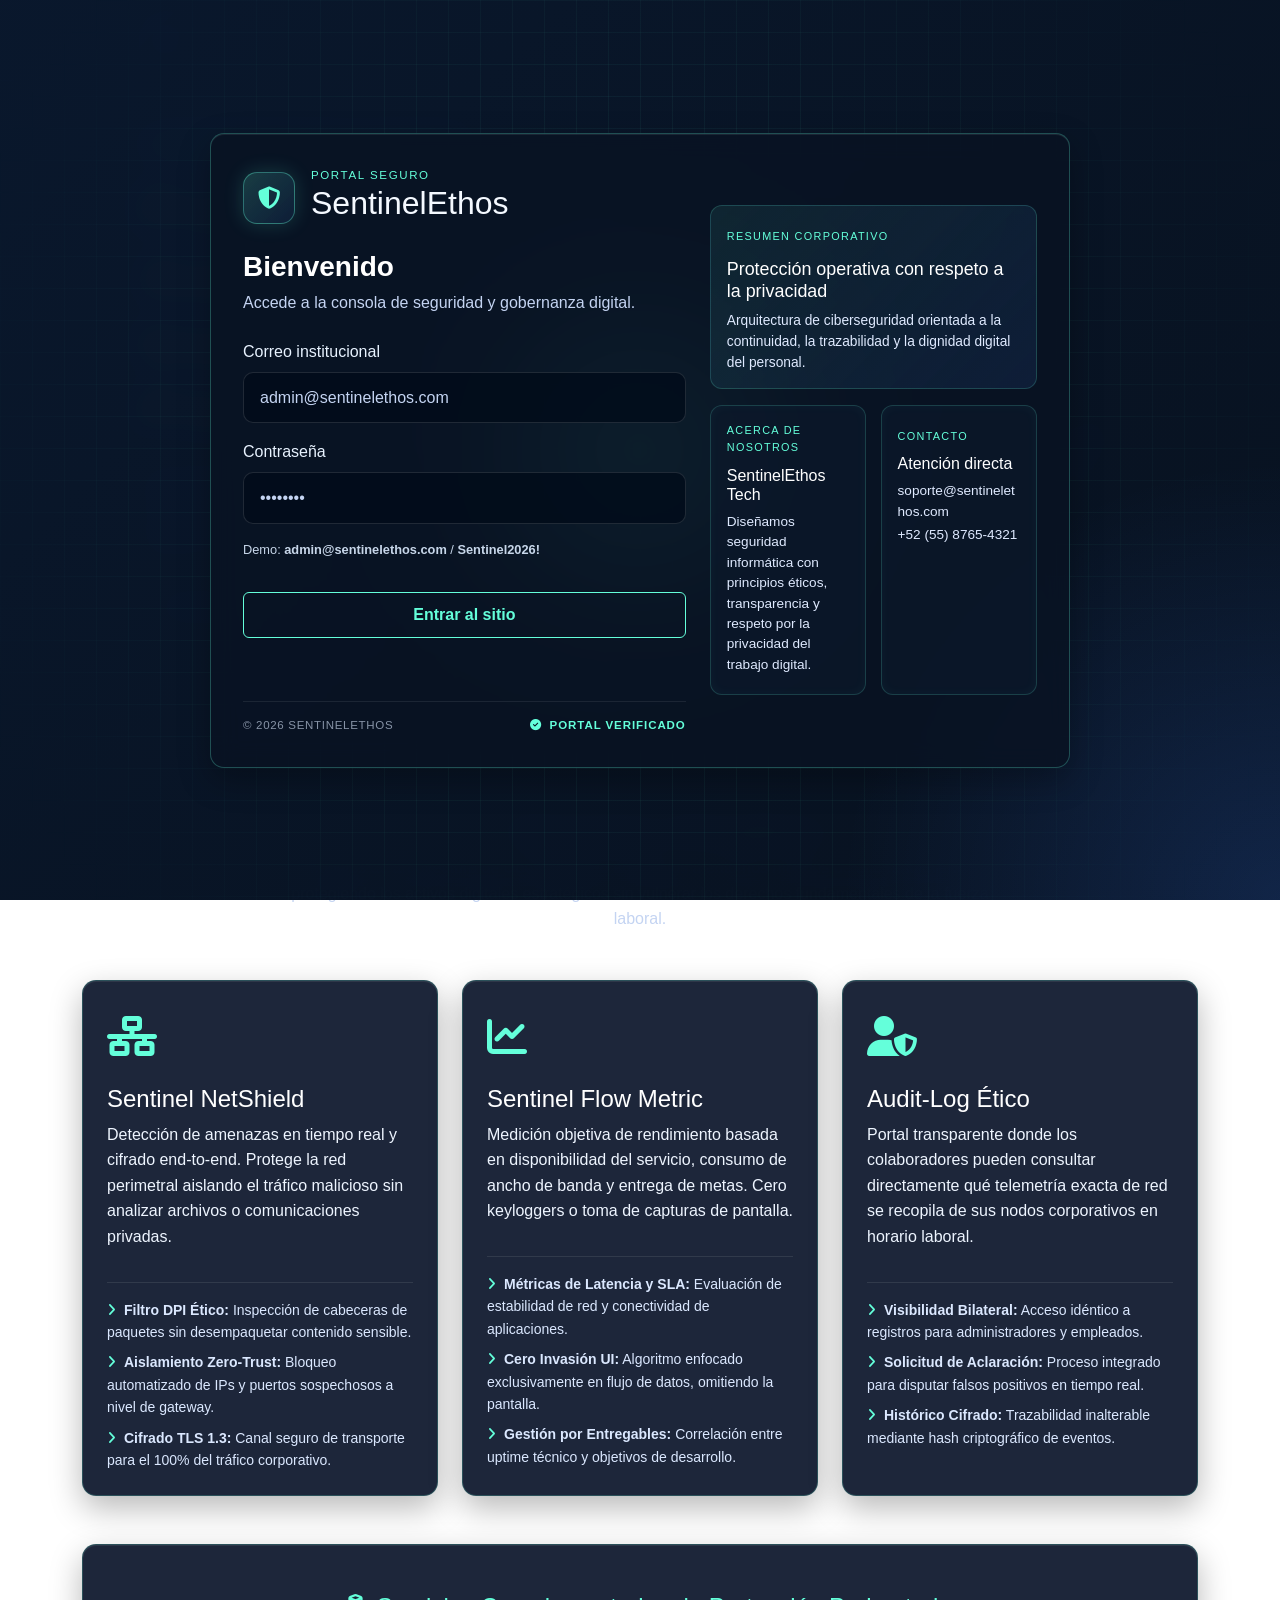
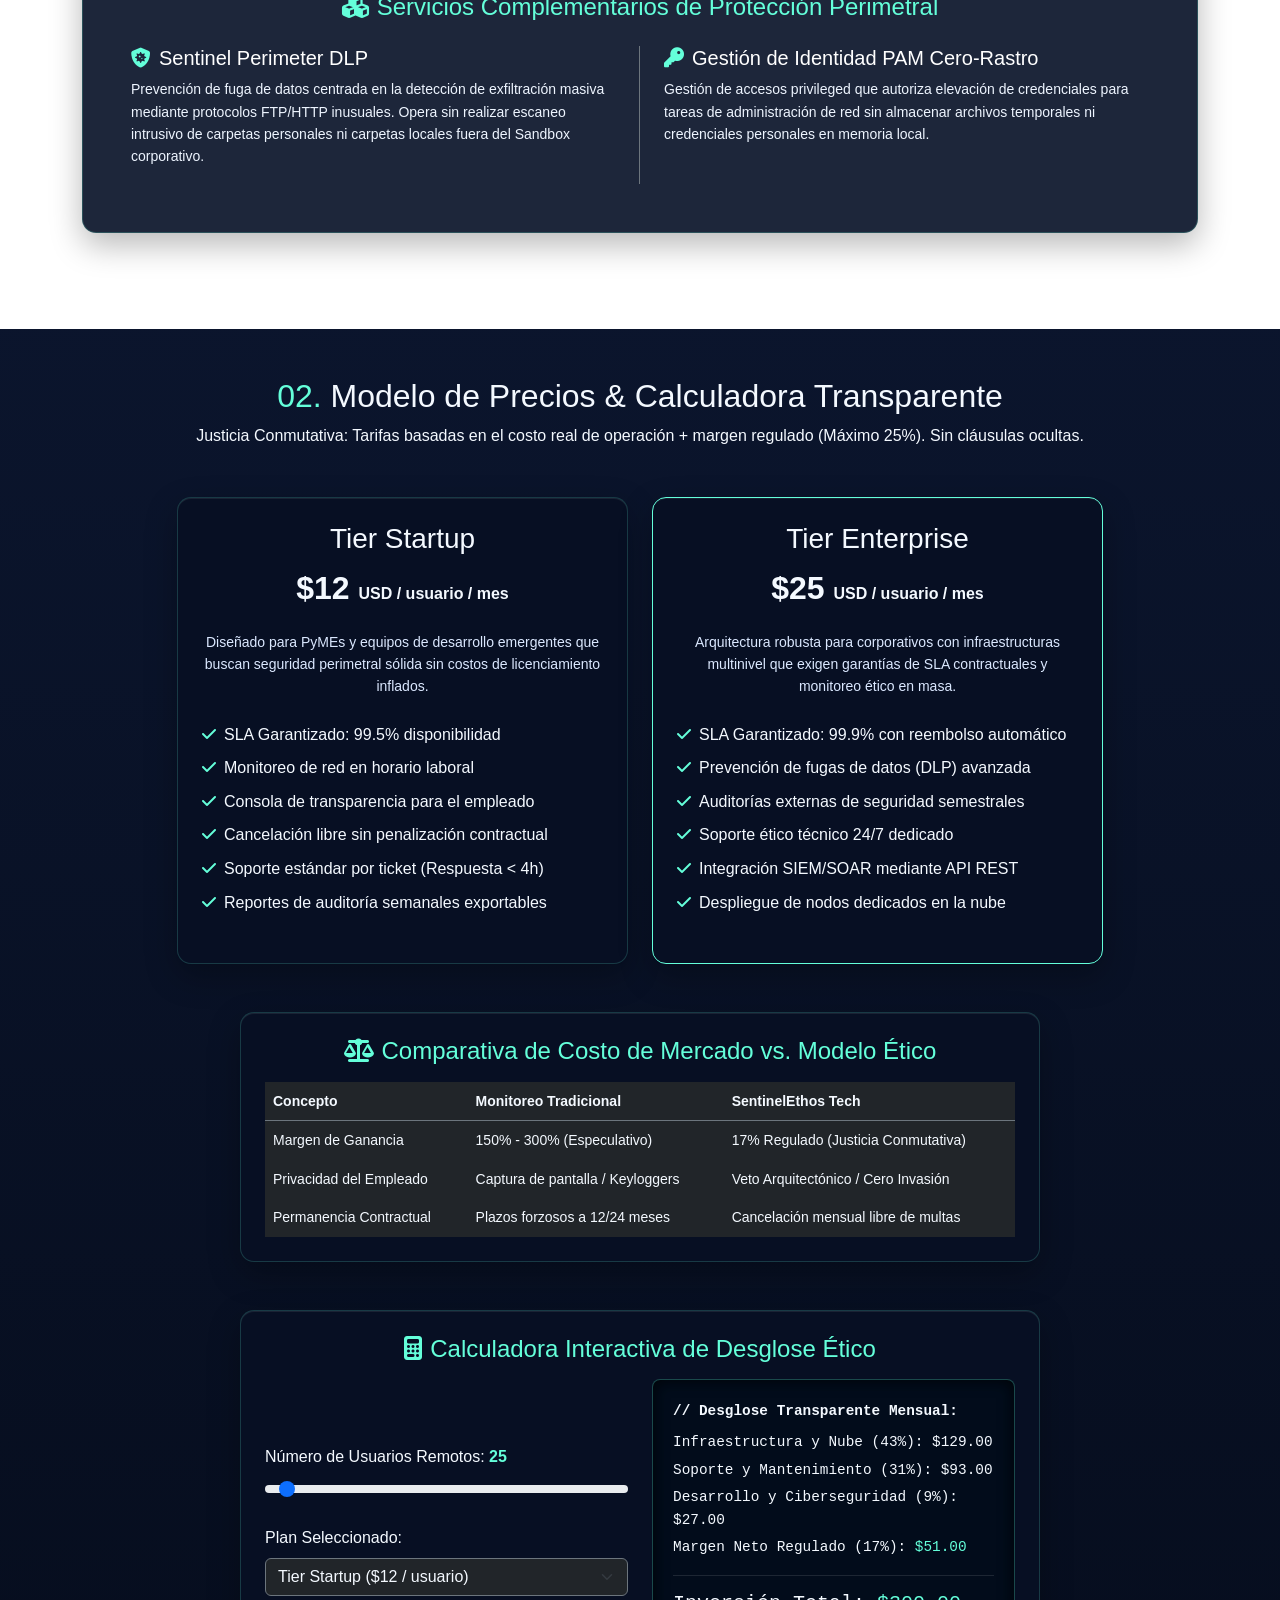
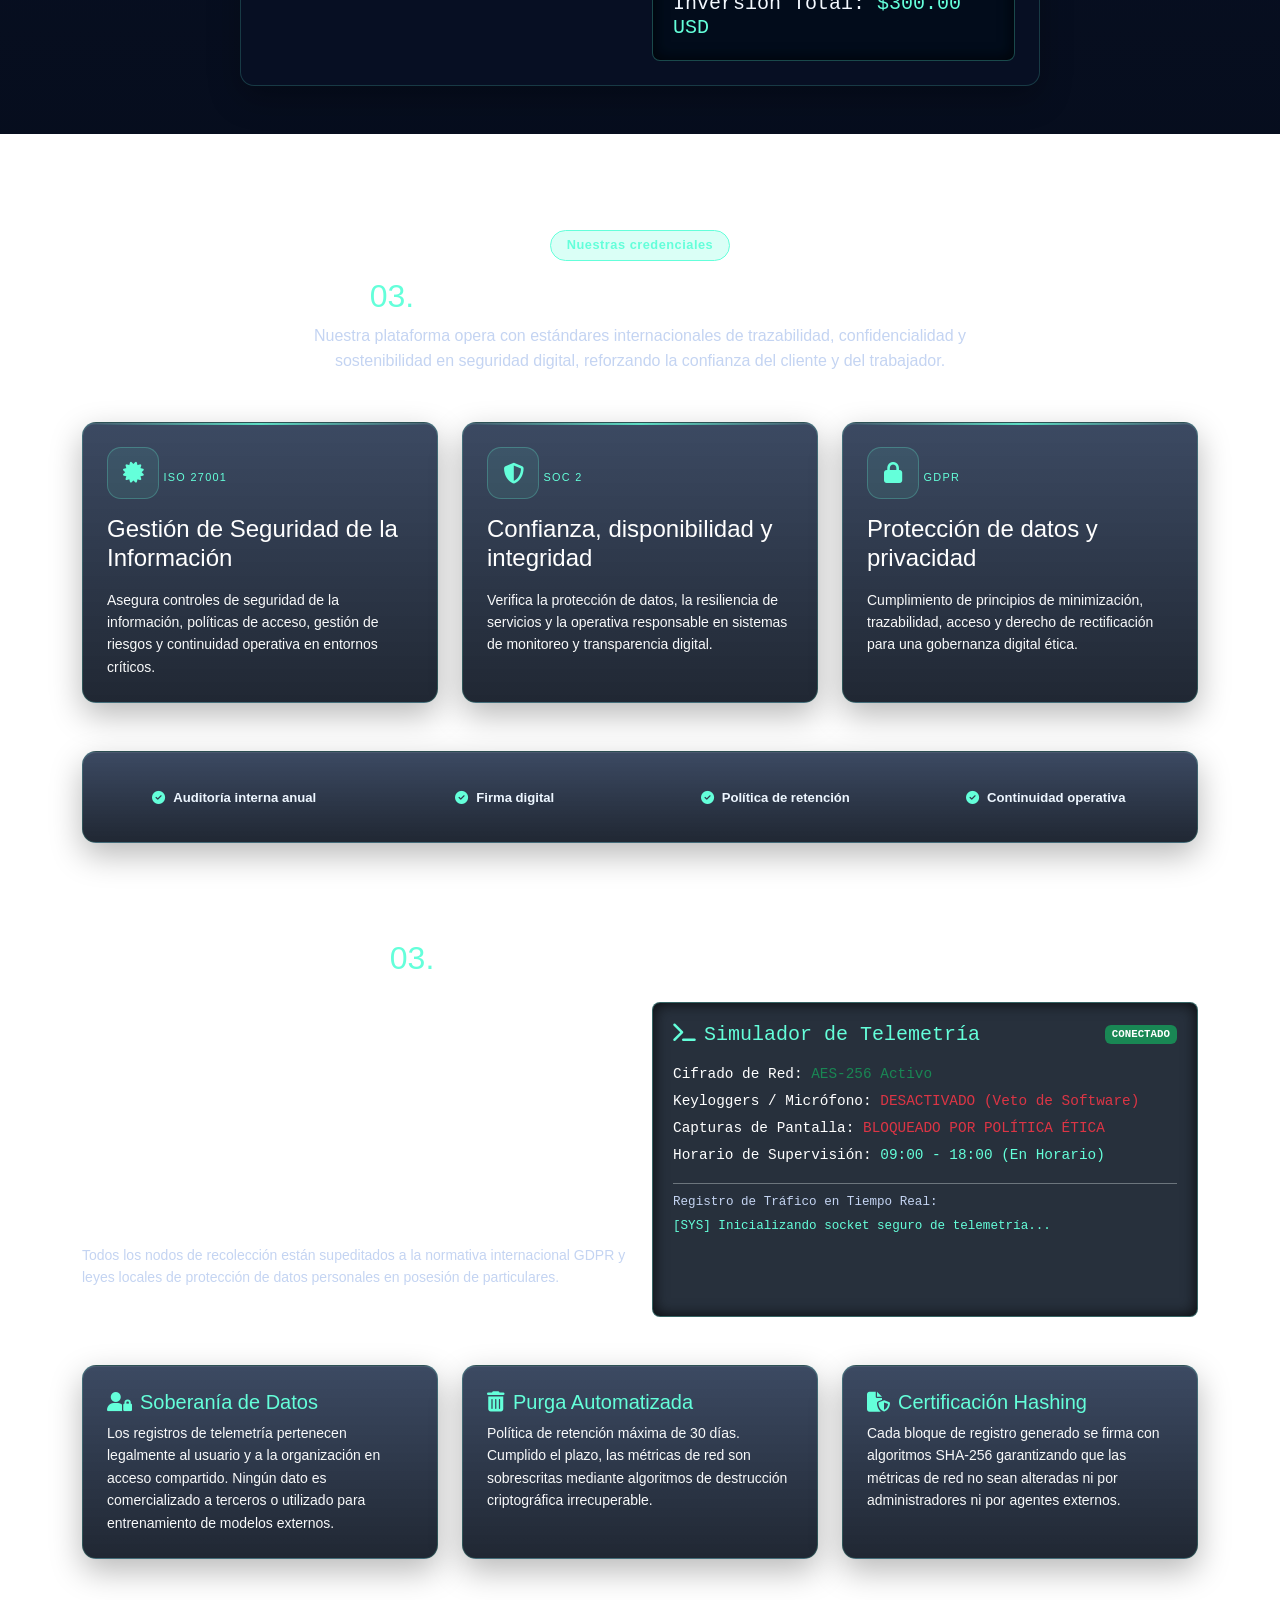
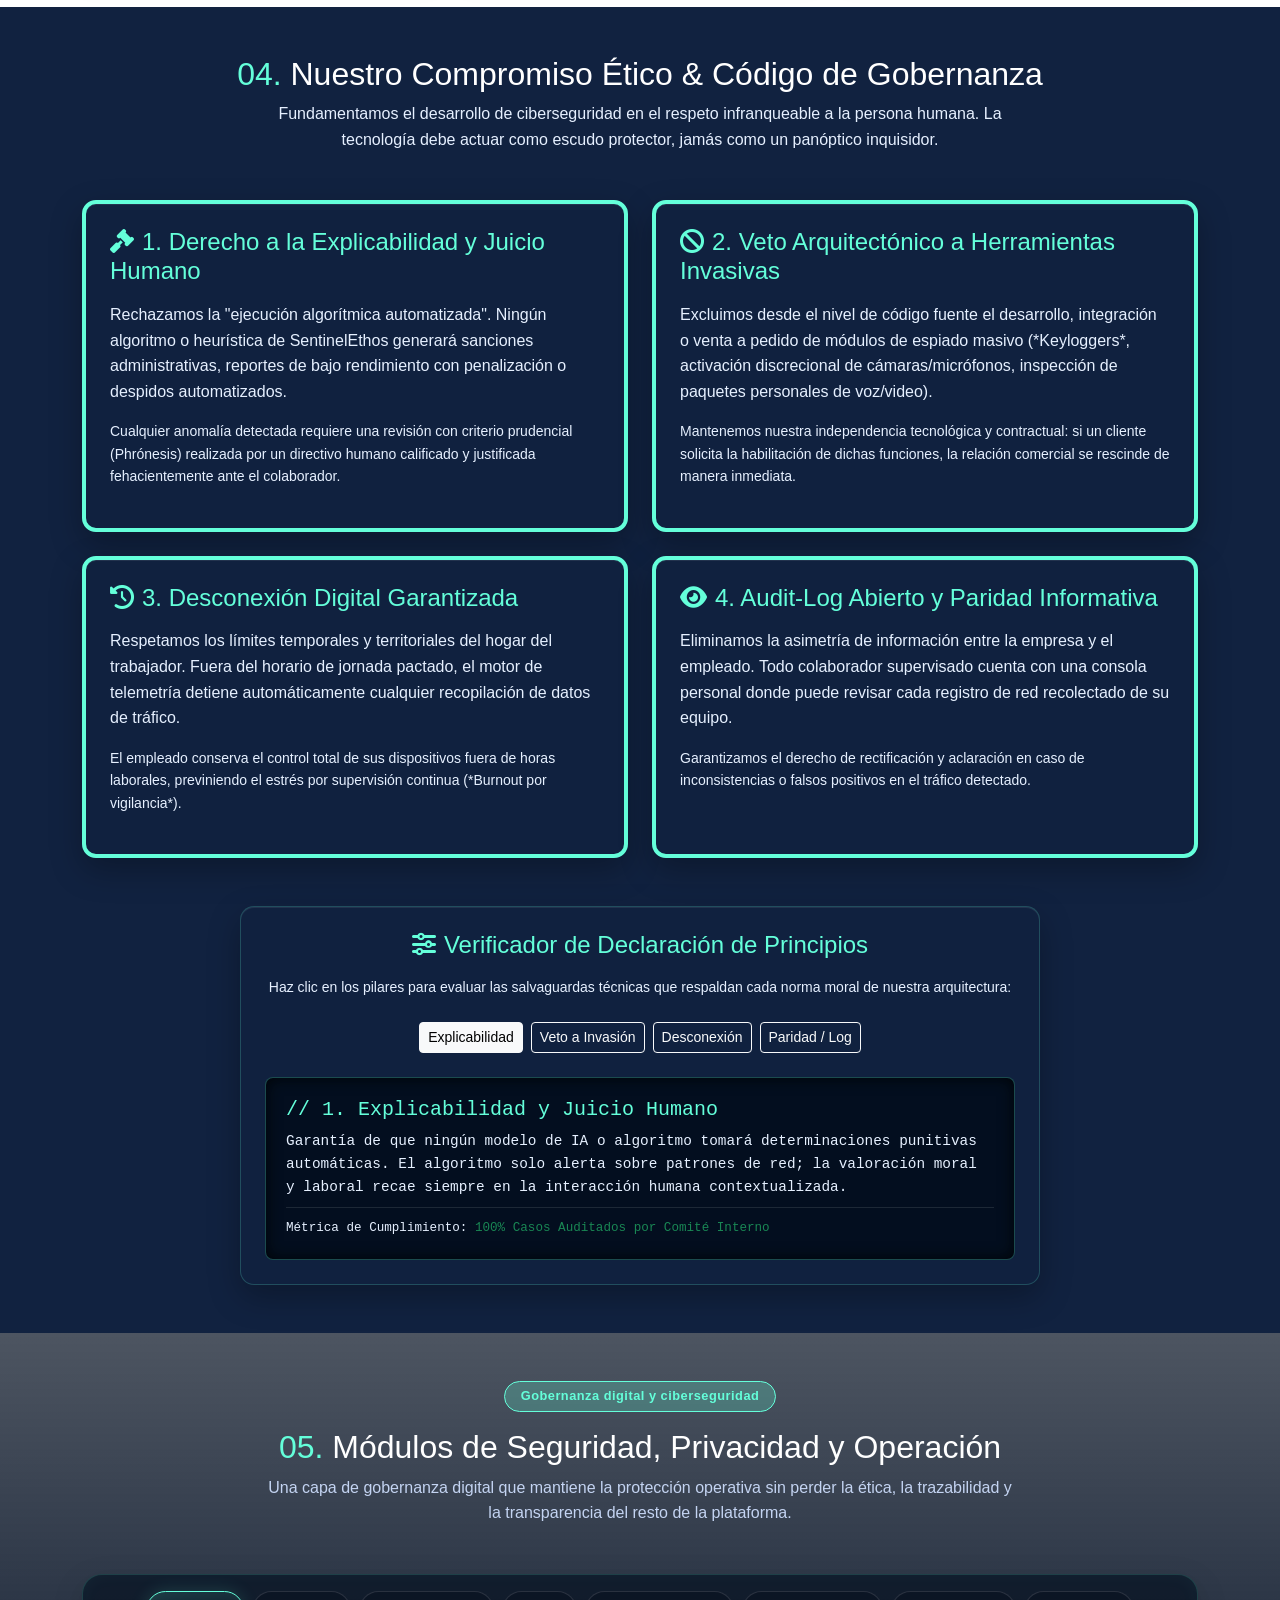
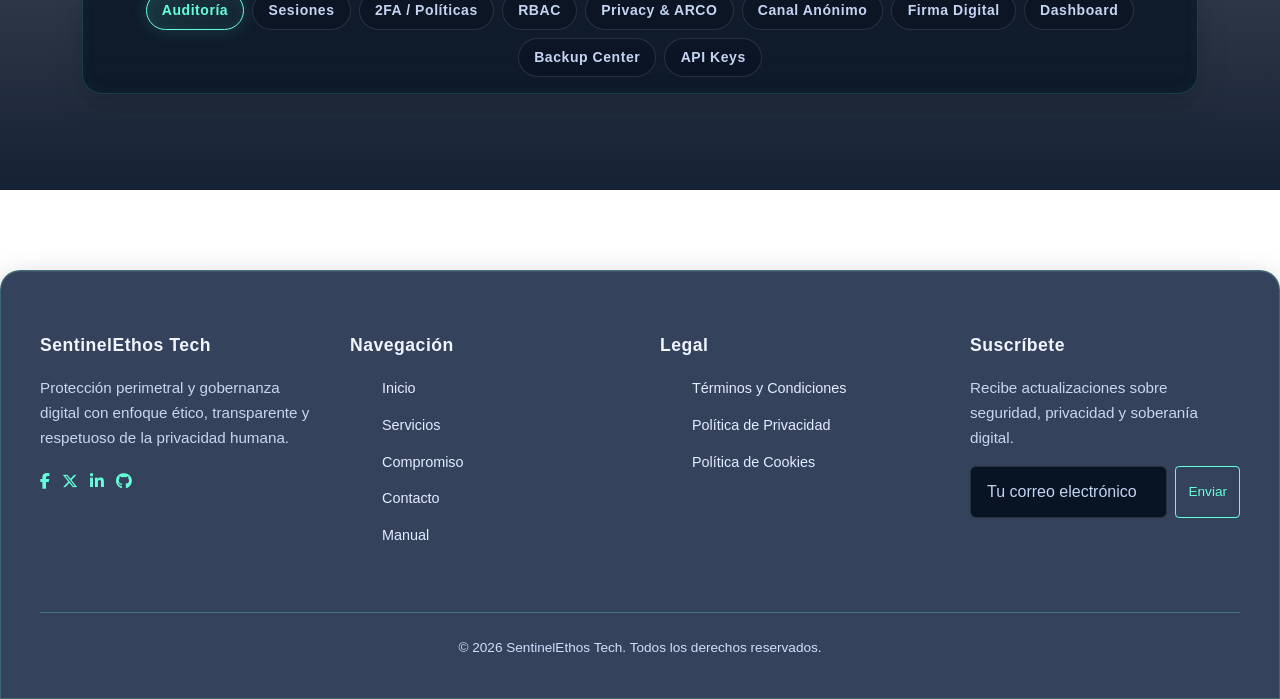
<file: index.html>
<!DOCTYPE html>
<html lang="es">
<head>
    <meta charset="UTF-8">
    <meta name="viewport" content="width=device-width, initial-scale=1.0">
    <title>SentinelEthos Tech | Ciberseguridad & Monitoreo Ético</title>
    <!-- Bootstrap 5 CSS -->
    <link href="https://cdn.jsdelivr.net/npm/bootstrap@5.3.0/dist/css/bootstrap.min.css" rel="stylesheet">
    <!-- FontAwesome Icons -->
    <link href="https://cdnjs.cloudflare.com/ajax/libs/font-awesome/6.4.0/css/all.min.css" rel="stylesheet">
    <!-- Custom CSS -->
    <link rel="stylesheet" href="css/styles.css">
</head> 
<body>
    <div id="welcomeLock" class="login-screen">
        <div class="login-backdrop"></div>
        <div class="login-panel glass-card">
            <div class="login-main-column">
                <div class="login-brand">
                    <span class="brand-mark"><i class="fa-solid fa-shield-halved"></i></span>
                    <div>
                        <div class="login-eyebrow">Portal seguro</div>
                        <h2>SentinelEthos</h2>
                    </div>
                </div>

                <h3>Bienvenido</h3>
                <p>Accede a la consola de seguridad y gobernanza digital.</p>

                <form id="loginForm" class="login-form">
                    <label>
                        <span>Correo institucional</span>
                        <input type="email" id="loginEmail" class="glass-input" placeholder="admin@sentinelethos.com" required>
                    </label>

                    <label>
                        <span>Contraseña</span>
                        <input type="password" id="loginPassword" class="glass-input" placeholder="••••••••" required>
                    </label>

                    <div class="login-hint">
                        Demo: <strong>admin@sentinelethos.com</strong> / <strong>Sentinel2026!</strong>
                    </div>

                    <button type="submit" class="btn btn-accent w-100 mt-3">Entrar al sitio</button>
                    <div id="loginError" class="login-error" aria-live="polite"></div>
                </form>

                <footer class="login-footer">
                    <span class="login-copyright">© 2026 SentinelEthos</span>
                    <span class="login-status"><i class="fa-solid fa-circle-check"></i> Portal verificado</span>
                </footer>
            </div>

            <div class="login-sidebar-column">
                <div class="login-summary-box">
                    <span class="card-kicker">Resumen corporativo</span>
                    <h4>Protección operativa con respeto a la privacidad</h4>
                    <p>Arquitectura de ciberseguridad orientada a la continuidad, la trazabilidad y la dignidad digital del personal.</p>
                </div>

                <div class="login-extra-grid">
                    <article class="login-extra-card">
                        <span class="card-kicker">Acerca de nosotros</span>
                        <h4>SentinelEthos Tech</h4>
                        <p>Diseñamos seguridad informática con principios éticos, transparencia y respeto por la privacidad del trabajo digital.</p>
                    </article>

                    <article class="login-extra-card">
                        <span class="card-kicker">Contacto</span>
                        <h4>Atención directa</h4>
                        <p>soporte@sentinelethos.com</p>
                        <p>+52 (55) 8765-4321</p>
                    </article>
                </div>
            </div>
        </div>
    </div>

    <!-- NAVBAR GLASSMORPHISM -->
    <nav class="navbar navbar-expand-lg fixed-top glass-nav">
        <div class="container">
            <a class="navbar-brand fw-bold fs-4 nav-link-custom" href="#inicio"><i class="fa-solid fa-shield-halved text-accent me-2"></i>SentinelEthos</a>
            <button class="navbar-toggler navbar-dark" type="button" data-bs-toggle="collapse" data-bs-target="#navbarNav">
                <span class="navbar-toggler-icon"></span>
            </button>
            <div class="collapse navbar-collapse" id="navbarNav">
                <ul class="navbar-nav ms-auto">
                    <li class="nav-item"><a class="nav-link nav-link-custom" href="#servicios">Servicios</a></li>
                    <li class="nav-item"><a class="nav-link nav-link-custom" href="#precios">Precios Justos</a></li>
                    <li class="nav-item"><a class="nav-link nav-link-custom" href="#privacidad">Política y Datos</a></li>
                    <li class="nav-item"><a class="nav-link nav-link-custom" href="#compromiso">Nuestro Compromiso Ético</a></li>
                    <li class="nav-item"><button id="logoutButton" class="nav-link btn btn-outline-light btn-sm ms-lg-3 mt-2 mt-lg-0 logout-btn" type="button">Cerrar sesión</button></li>
                </ul>
            </div>
        </div>
    </nav>

    <button id="sidebarToggle" class="sidebar-toggle" type="button" aria-label="Abrir menú" aria-expanded="false">
        <span></span>
        <span></span>
        <span></span>
    </button>

    <aside id="siteSidebar" class="site-sidebar" aria-label="Menú lateral">
        <div class="sidebar-brand">
            <span class="brand-mark"><i class="fa-solid fa-shield-halved"></i></span>
            <div>
                <div class="sidebar-label">Panel</div>
                <strong>SentinelEthos</strong>
            </div>
        </div>

        <nav class="sidebar-nav" aria-label="Sidebar de navegación">
            <a class="sidebar-link nav-link-custom" href="#acerca-de">Acerca de nosotros</a>
            <a class="sidebar-link nav-link-custom" href="#contacto-page">Contacto</a>
            <a class="sidebar-link nav-link-custom" href="ayuda.html">Ayuda</a>
            <a class="sidebar-link sidebar-link-primary nav-link-custom" href="#demoModal" data-bs-toggle="modal">Probar Simulación</a>
        </nav>
    </aside>

    <!-- VISTA 1: PÁGINA PRINCIPAL / LANDING PAGE -->
    <div id="main-content" class="view-section">
        <!-- HERO SECTION CON PARALLAX -->
        <section id="inicio" class="hero-section text-center parallax-bg">
            <div class="container">
                <div class="glass-card hero-glass-box mx-auto p-4 p-md-5">
                    <div class="hero-grid">
                        <div class="hero-copy text-start">
                            <span class="badge badge-ethic mb-3 px-3 py-2">Ciberseguridad Respetuosa con el Trabajador</span>
                            <h1 class="display-4 fw-bold text-white mb-3">Protección de Red Avanzada sin Invasión a la Privacidad</h1>
                            <p class="lead col-md-10 mb-4">Garantizamos la seguridad perimetral corporativa de equipos remotos sin recurrir a vigilancia masiva, spyware ni vulneración de la intimidad personal.</p>
                            <div class="d-flex justify-content-start gap-3 flex-wrap">
                                <a href="#servicios" class="btn btn-accent btn-lg nav-link-custom">Explorar Soluciones</a>
                                <a href="#demoModal" class="btn btn-outline-light btn-lg" data-bs-toggle="modal">Simular Monitoreo</a>
                            </div>
                        </div>

                        <div class="hero-panel">
                            <div class="hero-panel-header">
                                <span class="status-dot"></span>
                                <span>Network Integrity</span>
                                <span class="ms-auto text-accent">99.94%</span>
                            </div>

                            <div class="hero-stats">
                                <div class="stat-box skeleton-target">
                                    <small>Threats blocked</small>
                                    <strong class="stat-count" data-target="1284">0</strong>
                                </div>
                                <div class="stat-box skeleton-target">
                                    <small>MTTR</small>
                                    <strong class="stat-count" data-target="11">0</strong>
                                </div>
                                <div class="stat-box skeleton-target">
                                    <small>Users protected</small>
                                    <strong class="stat-count" data-target="96">0</strong>
                                </div>
                            </div>

                            <div class="chart-card skeleton-target">
                                <div class="chart-labels">
                                    <span>Mon</span>
                                    <span>Tue</span>
                                    <span>Wed</span>
                                    <span>Thu</span>
                                    <span>Fri</span>
                                </div>
                                <svg class="hero-chart" viewBox="0 0 260 110" preserveAspectRatio="none" aria-label="Gráfica de actividad">
                                    <defs>
                                        <linearGradient id="heroLineGradient" x1="0" x2="1">
                                            <stop offset="0%" stop-color="#64ffda" stop-opacity="0.25" />
                                            <stop offset="100%" stop-color="#64ffda" stop-opacity="0.9" />
                                        </linearGradient>
                                    </defs>
                                    <path d="M0,92 L40,86 L80,72 L120,64 L160,54 L200,50 L240,28 L260,22" stroke="url(#heroLineGradient)" stroke-width="4" fill="none" stroke-linecap="round"/>
                                    <path d="M0,92 L40,86 L80,72 L120,64 L160,54 L200,50 L240,28 L260,22 L260,110 L0,110 Z" fill="rgba(100,255,218,0.08)"/>
                                </svg>
                            </div>
                        </div>
                    </div>
                </div>
            </div>
        </section>

        <!-- SECCIÓN DE SERVICIOS -->
        <section id="servicios" class="py-5">
            <div class="container">
                <h2 class="text-white text-center mb-2"><span class="text-accent">01.</span> Soluciones Disruptivas</h2>
                <p class="text-center text-muted col-md-8 mx-auto mb-5">Modelos de arquitectura de ciberseguridad adaptados a entornos híbridos de alto rendimiento, protegiendo los activos digitales estratégicos sin vulnerar los derechos fundamentales de la fuerza laboral.</p>

                <div class="row g-4 mb-5">
                    <div class="col-md-4">
                        <div class="card card-custom glass-card h-100 p-4">
                            <div class="fs-1 text-accent mb-3"><i class="fa-solid fa-network-wired"></i></div>
                            <h4 class="text-white">Sentinel NetShield</h4>
                            <p>Detección de amenazas en tiempo real y cifrado end-to-end. Protege la red perimetral aislando el tráfico malicioso sin analizar archivos o comunicaciones privadas.</p>
                            <hr class="border-secondary my-3">
                            <ul class="list-unstyled small text-light mb-0">
                                <li class="mb-2"><i class="fa-solid fa-angle-right text-accent me-2"></i><strong>Filtro DPI Ético:</strong> Inspección de cabeceras de paquetes sin desempaquetar contenido sensible.</li>
                                <li class="mb-2"><i class="fa-solid fa-angle-right text-accent me-2"></i><strong>Aislamiento Zero-Trust:</strong> Bloqueo automatizado de IPs y puertos sospechosos a nivel de gateway.</li>
                                <li><i class="fa-solid fa-angle-right text-accent me-2"></i><strong>Cifrado TLS 1.3:</strong> Canal seguro de transporte para el 100% del tráfico corporativo.</li>
                            </ul>
                        </div>
                    </div>
                    <div class="col-md-4">
                        <div class="card card-custom glass-card h-100 p-4">
                            <div class="fs-1 text-accent mb-3"><i class="fa-solid fa-chart-line"></i></div>
                            <h4 class="text-white">Sentinel Flow Metric</h4>
                            <p>Medición objetiva de rendimiento basada en disponibilidad del servicio, consumo de ancho de banda y entrega de metas. Cero keyloggers o toma de capturas de pantalla.</p>
                            <hr class="border-secondary my-3">
                            <ul class="list-unstyled small text-light mb-0">
                                <li class="mb-2"><i class="fa-solid fa-angle-right text-accent me-2"></i><strong>Métricas de Latencia y SLA:</strong> Evaluación de estabilidad de red y conectividad de aplicaciones.</li>
                                <li class="mb-2"><i class="fa-solid fa-angle-right text-accent me-2"></i><strong>Cero Invasión UI:</strong> Algoritmo enfocado exclusivamente en flujo de datos, omitiendo la pantalla.</li>
                                <li><i class="fa-solid fa-angle-right text-accent me-2"></i><strong>Gestión por Entregables:</strong> Correlación entre uptime técnico y objetivos de desarrollo.</li>
                            </ul>
                        </div>
                    </div>
                    <div class="col-md-4">
                        <div class="card card-custom glass-card h-100 p-4">
                            <div class="fs-1 text-accent mb-3"><i class="fa-solid fa-user-shield"></i></div>
                            <h4 class="text-white">Audit-Log Ético</h4>
                            <p>Portal transparente donde los colaboradores pueden consultar directamente qué telemetría exacta de red se recopila de sus nodos corporativos en horario laboral.</p>
                            <hr class="border-secondary my-3">
                            <ul class="list-unstyled small text-light mb-0">
                                <li class="mb-2"><i class="fa-solid fa-angle-right text-accent me-2"></i><strong>Visibilidad Bilateral:</strong> Acceso idéntico a registros para administradores y empleados.</li>
                                <li class="mb-2"><i class="fa-solid fa-angle-right text-accent me-2"></i><strong>Solicitud de Aclaración:</strong> Proceso integrado para disputar falsos positivos en tiempo real.</li>
                                <li><i class="fa-solid fa-angle-right text-accent me-2"></i><strong>Histórico Cifrado:</strong> Trazabilidad inalterable mediante hash criptográfico de eventos.</li>
                            </ul>
                        </div>
                    </div>
                </div>

                <div class="glass-card p-4 p-md-5">
                    <h4 class="text-accent mb-4 text-center"><i class="fa-solid fa-cubes me-2"></i>Servicios Complementarios de Protección Perimetral</h4>
                    <div class="row g-4 text-light small">
                        <div class="col-md-6 border-end border-secondary pe-md-4">
                            <h5 class="text-white mb-2"><i class="fa-solid fa-shield-virus text-accent me-2"></i>Sentinel Perimeter DLP</h5>
                            <p>Prevención de fuga de datos centrada en la detección de exfiltración masiva mediante protocolos FTP/HTTP inusuales. Opera sin realizar escaneo intrusivo de carpetas personales ni carpetas locales fuera del Sandbox corporativo.</p>
                        </div>
                        <div class="col-md-6 ps-md-4">
                            <h5 class="text-white mb-2"><i class="fa-solid fa-key text-accent me-2"></i>Gestión de Identidad PAM Cero-Rastro</h5>
                            <p>Gestión de accesos privileged que autoriza elevación de credenciales para tareas de administración de red sin almacenar archivos temporales ni credenciales personales en memoria local.</p>
                        </div>
                    </div>
                </div>
            </div>
        </section>

        <!-- CALCULADORA DE PRECIOS ESTRUCTURADOS -->
        <section id="precios" class="py-5 bg-secondary-dark parallax-bg">
            <div class="container">
                <h2 class="text-white text-center mb-2"><span class="text-accent">02.</span> Modelo de Precios & Calculadora Transparente</h2>
                <p class="text-center mb-5">Justicia Conmutativa: Tarifas basadas en el costo real de operación + margen regulado (Máximo 25%). Sin cláusulas ocultas.</p>
                
                <div class="row g-4 justify-content-center mb-5">
                    <div class="col-md-5">
                        <div class="card card-custom glass-card p-4 text-center h-100 d-flex flex-column justify-content-between">
                            <div>
                                <h3 class="text-white">Tier Startup</h3>
                                <p class="fs-2 fw-bold text-accent">$12 <small class="fs-6 text-white">USD / usuario / mes</small></p>
                                <p class="text-muted small mb-4">Diseñado para PyMEs y equipos de desarrollo emergentes que buscan seguridad perimetral sólida sin costos de licenciamiento inflados.</p>
                                <ul class="list-unstyled mb-4 text-start">
                                    <li class="mb-2"><i class="fa-solid fa-check text-accent me-2"></i>SLA Garantizado: 99.5% disponibilidad</li>
                                    <li class="mb-2"><i class="fa-solid fa-check text-accent me-2"></i>Monitoreo de red en horario laboral</li>
                                    <li class="mb-2"><i class="fa-solid fa-check text-accent me-2"></i>Consola de transparencia para el empleado</li>
                                    <li class="mb-2"><i class="fa-solid fa-check text-accent me-2"></i>Cancelación libre sin penalización contractual</li>
                                    <li class="mb-2"><i class="fa-solid fa-check text-accent me-2"></i>Soporte estándar por ticket (Respuesta < 4h)</li>
                                    <li><i class="fa-solid fa-check text-accent me-2"></i>Reportes de auditoría semanales exportables</li>
                                </ul>
                            </div>
                        </div>
                    </div>
                    <div class="col-md-5">
                        <div class="card card-custom glass-card p-4 border-accent text-center h-100 d-flex flex-column justify-content-between">
                            <div>
                                <h3 class="text-white">Tier Enterprise</h3>
                                <p class="fs-2 fw-bold text-accent">$25 <small class="fs-6 text-white">USD / usuario / mes</small></p>
                                <p class="text-muted small mb-4">Arquitectura robusta para corporativos con infraestructuras multinivel que exigen garantías de SLA contractuales y monitoreo ético en masa.</p>
                                <ul class="list-unstyled mb-4 text-start">
                                    <li class="mb-2"><i class="fa-solid fa-check text-accent me-2"></i>SLA Garantizado: 99.9% con reembolso automático</li>
                                    <li class="mb-2"><i class="fa-solid fa-check text-accent me-2"></i>Prevención de fugas de datos (DLP) avanzada</li>
                                    <li class="mb-2"><i class="fa-solid fa-check text-accent me-2"></i>Auditorías externas de seguridad semestrales</li>
                                    <li class="mb-2"><i class="fa-solid fa-check text-accent me-2"></i>Soporte ético técnico 24/7 dedicado</li>
                                    <li class="mb-2"><i class="fa-solid fa-check text-accent me-2"></i>Integración SIEM/SOAR mediante API REST</li>
                                    <li><i class="fa-solid fa-check text-accent me-2"></i>Despliegue de nodos dedicados en la nube</li>
                                </ul>
                            </div>
                        </div>
                    </div>
                </div>

                <div class="glass-card p-4 mb-5 max-w-800 mx-auto">
                    <h4 class="text-accent mb-3 text-center"><i class="fa-solid fa-scale-balanced me-2"></i>Comparativa de Costo de Mercado vs. Modelo Ético</h4>
                    <div class="table-responsive">
                        <table class="table table-dark table-borderless align-middle mb-0 text-light small">
                            <thead>
                                <tr class="border-bottom border-secondary text-accent">
                                    <th>Concepto</th>
                                    <th>Monitoreo Tradicional</th>
                                    <th>SentinelEthos Tech</th>
                                </tr>
                            </thead>
                            <tbody>
                                <tr>
                                    <td>Margen de Ganancia</td>
                                    <td class="text-danger">150% - 300% (Especulativo)</td>
                                    <td class="text-success">17% Regulado (Justicia Conmutativa)</td>
                                </tr>
                                <tr>
                                    <td>Privacidad del Empleado</td>
                                    <td class="text-danger">Captura de pantalla / Keyloggers</td>
                                    <td class="text-success">Veto Arquitectónico / Cero Invasión</td>
                                </tr>
                                <tr>
                                    <td>Permanencia Contractual</td>
                                    <td class="text-danger">Plazos forzosos a 12/24 meses</td>
                                    <td class="text-success">Cancelación mensual libre de multas</td>
                                </tr>
                            </tbody>
                        </table>
                    </div>
                </div>

                <div class="card card-custom glass-card p-4 max-w-800 mx-auto">
                    <h4 class="text-accent mb-3 text-center"><i class="fa-solid fa-calculator me-2"></i>Calculadora Interactiva de Desglose Ético</h4>
                    <div class="row align-items-center">
                        <div class="col-md-6 mb-3 mb-md-0">
                            <label for="userSlider" class="form-label text-white">Número de Usuarios Remotos: <strong id="userCountDisplay" class="text-accent">25</strong></label>
                            <input type="range" class="form-range" min="5" max="500" step="5" value="25" id="userSlider">
                            
                            <label for="tierSelect" class="form-label text-white mt-3">Plan Seleccionado:</label>
                            <select class="form-select bg-dark text-white border-secondary" id="tierSelect">
                                <option value="12">Tier Startup ($12 / usuario)</option>
                                <option value="25">Tier Enterprise ($25 / usuario)</option>
                            </select>
                        </div>
                        <div class="col-md-6">
                            <div class="audit-console glass-console">
                                <p class="text-accent fw-bold mb-2">// Desglose Transparente Mensual:</p>
                                <p class="mb-1">Infraestructura y Nube (43%): <span id="infraCost" class="text-white">$0.00</span></p>
                                <p class="mb-1">Soporte y Mantenimiento (31%): <span id="supportCost" class="text-white">$0.00</span></p>
                                <p class="mb-1">Desarrollo y Ciberseguridad (9%): <span id="devCost" class="text-white">$0.00</span></p>
                                <p class="mb-1 text-accent">Margen Neto Regulado (17%): <span id="profitCost" class="text-accent">$0.00</span></p>
                                <hr class="border-secondary">
                                <h5 class="text-white mb-0">Inversión Total: <span id="totalCost" class="text-accent">$0.00 USD</span></h5>
                            </div>
                        </div>
                    </div>
                </div>
            </div>
        </section>

        <!-- CREDENCIALES Y CERTIFICACIONES -->
        <section id="credenciales" class="py-5">
            <div class="container">
                <div class="text-center mb-5">
                    <span class="badge badge-ethic mb-3 px-3 py-2">Nuestras credenciales</span>
                    <h2 class="text-white mb-2"><span class="text-accent">03.</span> Certificados que avalan el sistema</h2>
                    <p class="text-muted col-md-8 mx-auto mb-0">Nuestra plataforma opera con estándares internacionales de trazabilidad, confidencialidad y sostenibilidad en seguridad digital, reforzando la confianza del cliente y del trabajador.</p>
                </div>

                <div class="row g-4">
                    <div class="col-md-4">
                        <div class="glass-card p-4 h-100 certificate-card">
                            <div class="certificate-icon"><i class="fa-solid fa-certificate"></i></div>
                            <span class="card-kicker">ISO 27001</span>
                            <h4 class="text-white mb-3">Gestión de Seguridad de la Información</h4>
                            <p class="text-light small mb-0">Asegura controles de seguridad de la información, políticas de acceso, gestión de riesgos y continuidad operativa en entornos críticos.</p>
                        </div>
                    </div>

                    <div class="col-md-4">
                        <div class="glass-card p-4 h-100 certificate-card">
                            <div class="certificate-icon"><i class="fa-solid fa-shield-halved"></i></div>
                            <span class="card-kicker">SOC 2</span>
                            <h4 class="text-white mb-3">Confianza, disponibilidad y integridad</h4>
                            <p class="text-light small mb-0">Verifica la protección de datos, la resiliencia de servicios y la operativa responsable en sistemas de monitoreo y transparencia digital.</p>
                        </div>
                    </div>

                    <div class="col-md-4">
                        <div class="glass-card p-4 h-100 certificate-card">
                            <div class="certificate-icon"><i class="fa-solid fa-lock"></i></div>
                            <span class="card-kicker">GDPR</span>
                            <h4 class="text-white mb-3">Protección de datos y privacidad</h4>
                            <p class="text-light small mb-0">Cumplimiento de principios de minimización, trazabilidad, acceso y derecho de rectificación para una gobernanza digital ética.</p>
                        </div>
                    </div>
                </div>

                <div class="certification-strip glass-card mt-5 p-4">
                    <div class="row g-3 align-items-center text-center text-md-start">
                        <div class="col-md-3">
                            <div class="mini-cert"><i class="fa-solid fa-check-circle text-accent me-2"></i>Auditoría interna anual</div>
                        </div>
                        <div class="col-md-3">
                            <div class="mini-cert"><i class="fa-solid fa-check-circle text-accent me-2"></i>Firma digital</div>
                        </div>
                        <div class="col-md-3">
                            <div class="mini-cert"><i class="fa-solid fa-check-circle text-accent me-2"></i>Política de retención</div>
                        </div>
                        <div class="col-md-3">
                            <div class="mini-cert"><i class="fa-solid fa-check-circle text-accent me-2"></i>Continuidad operativa</div>
                        </div>
                    </div>
                </div>
            </div>
        </section>

        <!-- POLÍTICA DE PRIVACIDAD Y MANEJO DE DATOS -->
        <section id="privacidad" class="py-5">
            <div class="container">
                <h2 class="text-white text-center mb-4"><span class="text-accent">03.</span> Privacidad y Telemetría en Vivo</h2>
                
                <div class="row align-items-center mb-5">
                    <div class="col-md-6">
                        <h4 class="text-white mb-3">Secreto Profesional y Depósito de Confianza</h4>
                        <p>En <strong>SentinelEthos Tech</strong> aplicamos una política estricta de <em>Zero-Knowledge Arching</em>. Ciframos la telemetría de red desde el origen. La empresa no posee las llaves para inspeccionar correos, chats privados, ni contraseñas almacenadas en los dispositivos del usuario.</p>
                        <p>La recolección de métricas se apaga automáticamente fuera de la jornada laboral oficial preestablecida entre el trabajador y la organización.</p>
                        <p class="text-muted small">Todos los nodos de recolección están supeditados a la normativa internacional GDPR y leyes locales de protección de datos personales en posesión de particulares.</p>
                    </div>
                    <div class="col-md-6">
                        <div class="audit-console glass-console position-relative">
                            <div class="d-flex justify-content-between align-items-center mb-3">
                                <h5 class="text-accent mb-0"><i class="fa-solid fa-terminal me-2"></i>Simulador de Telemetría</h5>
                                <span class="badge bg-success" id="statusBadge">CONECTADO</span>
                            </div>
                            <p class="text-white mb-1">Cifrado de Red: <span class="text-success">AES-256 Activo</span></p>
                            <p class="text-white mb-1">Keyloggers / Micrófono: <span class="text-danger">DESACTIVADO (Veto de Software)</span></p>
                            <p class="text-white mb-1">Capturas de Pantalla: <span class="text-danger">BLOQUEADO POR POLÍTICA ÉTICA</span></p>
                            <p class="text-white mb-2">Horario de Supervisión: <span class="text-accent" id="workHours">09:00 - 18:00 (En Horario)</span></p>
                            
                            <div class="mt-3 pt-2 border-top border-secondary">
                                <p class="small text-muted mb-1">Registro de Tráfico en Tiempo Real:</p>
                                <div id="logConsole" class="small text-accent font-monospace" style="height: 80px; overflow-y: auto;">
                                    <div>[SYS] Inicializando socket seguro de telemetría...</div>
                                </div>
                            </div>
                        </div>
                    </div>
                </div>

                <div class="row g-4">
                    <div class="col-md-4">
                        <div class="glass-card p-4 h-100">
                            <h5 class="text-accent mb-2"><i class="fa-solid fa-user-lock me-2"></i>Soberanía de Datos</h5>
                            <p class="small text-light mb-0">Los registros de telemetría pertenecen legalmente al usuario y a la organización en acceso compartido. Ningún dato es comercializado a terceros o utilizado para entrenamiento de modelos externos.</p>
                        </div>
                    </div>
                    <div class="col-md-4">
                        <div class="glass-card p-4 h-100">
                            <h5 class="text-accent mb-2"><i class="fa-solid fa-trash-can me-2"></i>Purga Automatizada</h5>
                            <p class="small text-light mb-0">Política de retención máxima de 30 días. Cumplido el plazo, las métricas de red son sobrescritas mediante algoritmos de destrucción criptográfica irrecuperable.</p>
                        </div>
                    </div>
                    <div class="col-md-4">
                        <div class="glass-card p-4 h-100">
                            <h5 class="text-accent mb-2"><i class="fa-solid fa-file-shield me-2"></i>Certificación Hashing</h5>
                            <p class="small text-light mb-0">Cada bloque de registro generado se firma con algoritmos SHA-256 garantizando que las métricas de red no sean alteradas ni por administradores ni por agentes externos.</p>
                        </div>
                    </div>
                </div>
            </div>
        </section>

        <!-- COMPROMISO ÉTICO -->
        <section id="compromiso" class="py-5 bg-secondary-dark">
            <div class="container">
                <h2 class="text-white text-center mb-2"><span class="text-accent">04.</span> Nuestro Compromiso Ético & Código de Gobernanza</h2>
                <p class="text-center text-muted col-md-8 mx-auto mb-5">Fundamentamos el desarrollo de ciberseguridad en el respeto infranqueable a la persona humana. La tecnología debe actuar como escudo protector, jamás como un panóptico inquisidor.</p>

                <div class="row g-4 mb-5">
                    <div class="col-md-6">
                        <div class="card card-custom glass-card p-4 h-100 border-start border-4 border-accent">
                            <h4 class="text-accent mb-3"><i class="fa-solid fa-gavel me-2"></i>1. Derecho a la Explicabilidad y Juicio Humano</h4>
                            <p>Rechazamos la "ejecución algorítmica automatizada". Ningún algoritmo o heurística de SentinelEthos generará sanciones administrativas, reportes de bajo rendimiento con penalización o despidos automatizados.</p>
                            <p class="text-muted small">Cualquier anomalía detectada requiere una revisión con criterio prudencial (Phrónesis) realizada por un directivo humano calificado y justificada fehacientemente ante el colaborador.</p>
                        </div>
                    </div>
                    <div class="col-md-6">
                        <div class="card card-custom glass-card p-4 h-100 border-start border-4 border-accent">
                            <h4 class="text-accent mb-3"><i class="fa-solid fa-ban me-2"></i>2. Veto Arquitectónico a Herramientas Invasivas</h4>
                            <p>Excluimos desde el nivel de código fuente el desarrollo, integración o venta a pedido de módulos de espiado masivo (*Keyloggers*, activación discrecional de cámaras/micrófonos, inspección de paquetes personales de voz/video).</p>
                            <p class="text-muted small">Mantenemos nuestra independencia tecnológica y contractual: si un cliente solicita la habilitación de dichas funciones, la relación comercial se rescinde de manera inmediata.</p>
                        </div>
                    </div>
                    <div class="col-md-6">
                        <div class="card card-custom glass-card p-4 h-100 border-start border-4 border-accent">
                            <h4 class="text-accent mb-3"><i class="fa-solid fa-clock-rotate-left me-2"></i>3. Desconexión Digital Garantizada</h4>
                            <p>Respetamos los límites temporales y territoriales del hogar del trabajador. Fuera del horario de jornada pactado, el motor de telemetría detiene automáticamente cualquier recopilación de datos de tráfico.</p>
                            <p class="text-muted small">El empleado conserva el control total de sus dispositivos fuera de horas laborales, previniendo el estrés por supervisión continua (*Burnout por vigilancia*).</p>
                        </div>
                    </div>
                    <div class="col-md-6">
                        <div class="card card-custom glass-card p-4 h-100 border-start border-4 border-accent">
                            <h4 class="text-accent mb-3"><i class="fa-solid fa-eye me-2"></i>4. Audit-Log Abierto y Paridad Informativa</h4>
                            <p>Eliminamos la asimetría de información entre la empresa y el empleado. Todo colaborador supervisado cuenta con una consola personal donde puede revisar cada registro de red recolectado de su equipo.</p>
                            <p class="text-muted small">Garantizamos el derecho de rectificación y aclaración en caso de inconsistencias o falsos positivos en el tráfico detectado.</p>
                        </div>
                    </div>
                </div>  

                <div class="card card-custom glass-card p-4 max-w-800 mx-auto">
                    <h4 class="text-accent mb-3 text-center"><i class="fa-solid fa-sliders me-2"></i>Verificador de Declaración de Principios</h4>
                    <p class="text-center text-muted small mb-4">Haz clic en los pilares para evaluar las salvaguardas técnicas que respaldan cada norma moral de nuestra arquitectura:</p>
                    
                    <div class="d-flex justify-content-center gap-2 mb-4 flex-wrap" id="ethicFilterContainer">
                        <button class="btn btn-outline-light btn-sm ethic-filter-btn active" data-filter="explicabilidad">Explicabilidad</button>
                        <button class="btn btn-outline-light btn-sm ethic-filter-btn" data-filter="veto">Veto a Invasión</button>
                        <button class="btn btn-outline-light btn-sm ethic-filter-btn" data-filter="desconexion">Desconexión</button>
                        <button class="btn btn-outline-light btn-sm ethic-filter-btn" data-filter="auditoria">Paridad / Log</button>
                    </div>

                    <div class="audit-console glass-console text-white" id="ethicDetailDisplay">
                        <h5 class="text-accent mb-2" id="ethicTitle">// 1. Explicabilidad y Juicio Humano</h5>
                        <p class="mb-1" id="ethicDesc">Garantía de que ningún modelo de IA o algoritmo tomará determinaciones punitivas automáticas. El algoritmo solo alerta sobre patrones de red; la valoración moral y laboral recae siempre en la interacción humana contextualizada.</p>
                        <hr class="border-secondary my-2">
                        <small class="text-muted">Métrica de Cumplimiento: <span class="text-success" id="ethicMetric">100% Casos Auditados por Comité Interno</span></small>
                    </div>
                </div>
            </div>
        </section>
    </div>

    <!-- VISTA 2: PÁGINA INDIVIDUAL "ACERCA DE NOSOTROS" (DESARROLLADA) -->
    <section id="acerca-de" class="py-5 view-section d-none">
        <div class="container" style="padding-top: 80px;">
            <div class="text-center mb-5">
                <span class="badge badge-ethic mb-2 px-3 py-2">Nuestra Identidad, Filosofía & Arquitectura</span>
                <h1 class="text-white fw-bold display-4">Acerca de <span class="text-accent">SentinelEthos Tech</span></h1>
                <p class="text-muted col-md-8 mx-auto lead">Redefiniendo el paradigma de la seguridad informática corporativa mediante principios de ética kantiana, privacidad por diseño y transparencia bilateral.</p>
            </div>

            <!-- Historia y Misión / Visión -->
            <div class="row g-4 mb-5">
                <div class="col-md-6">
                    <div class="glass-card p-4 p-md-5 h-100 border-start border-4 border-accent">
                        <h3 class="text-accent mb-3"><i class="fa-solid fa-compass me-2"></i>Nuestra Historia</h3>
                        <p class="text-light">SentinelEthos Tech nació en las aulas e laboratorios de ingeniería de software como una respuesta crítica frente a la proliferación de software de intrusión laboral (*bossware*). La rápida migración hacia esquemas de trabajo remoto e híbrido trajo consigo una ola de herramientas invasivas que degradaban la dignidad del profesional de tecnología.</p>
                        <p class="text-light mb-0">Decidimos construir una plataforma disruptiva guiada por principios de <strong>Justicia Conmutativa</strong> y <strong>Cero Invasión Tecnológica</strong>, demostrando que es técnicamente factible asegurar redes de infraestructura crítica sin vigilar la vida personal del colaborador.</p>
                    </div>
                </div>
                <div class="col-md-6">
                    <div class="glass-card p-4 p-md-5 h-100 border-start border-4 border-accent">
                        <h3 class="text-accent mb-3"><i class="fa-solid fa-bullseye me-2"></i>Misión y Visión</h3>
                        <h5 class="text-white fw-bold">Misión</h5>
                        <p class="text-light small mb-3">Proveer infraestructura de ciberseguridad perimetral y analítica de disponibilidad que proteja la integridad operativa de las empresas sin transgredir la dignidad ni la intimidad de los trabajadores.</p>
                        <h5 class="text-white fw-bold">Visión</h5>
                        <p class="text-light small mb-0">Consolidarnos como el estándar internacional de gobernanza tecnológica ética, demostrando que la alta seguridad informática y la confianza laboral pueden coexistir en perfecta armonía.</p>
                    </div>
                </div>
            </div>

            <!-- Manifiesto de Ingeniería Ética -->
            <div class="glass-card p-4 p-md-5 mb-5">
                <div class="row align-items-center">
                    <div class="col-lg-7">
                        <h3 class="text-white fw-bold mb-3"><i class="fa-solid fa-scroll text-accent me-2"></i>El Manifiesto de Ingeniería Ética</h3>
                        <p class="text-light">En SentinelEthos formulamos un conjunto de directrices infranqueables que regulan la compilación de nuestros componentes informáticos:</p>
                        <ul class="list-unstyled text-light small">
                            <li class="mb-2"><i class="fa-solid fa-check text-accent me-2"></i><strong>Privacidad desde el Diseño (Privacy by Design):</strong> Todo módulo nuevo inicia desactivado por defecto para métricas que superen la capa perimetral.</li>
                            <li class="mb-2"><i class="fa-solid fa-check text-accent me-2"></i><strong>Transparencia Criptográfica:</strong> Todo colaborador puede inspeccionar el código del agente instalado en su cliente local.</li>
                            <li class="mb-2"><i class="fa-solid fa-check text-accent me-2"></i><strong>Resistencia a la Comercialización:</strong> Veto absoluto a la monetización o cruce de metadatos de comportamiento con brokeres de datos.</li>
                        </ul>
                    </div>
                    <div class="col-lg-5">
                        <div class="audit-console glass-console p-3">
                            <p class="text-accent fw-bold mb-2">// Código de Ética Integrado (Compiler Level):</p>
                            <pre class="text-success mb-0 font-monospace small" style="white-space: pre-wrap;">
if (feature.isKeylogger() || feature.capturesScreen()) {
    throw new EthicalViolationException("Función prohibida por el Manifiesto SentinelEthos.");
}
                            </pre>
                        </div>
                    </div>
                </div>
            </div>

            <!-- Nuestro Equipo -->
            <div class="mb-5">
                <h3 class="text-white text-center mb-4"><i class="fa-solid fa-users text-accent me-2"></i>Nuestro equipo</h3>
                <div class="row g-4">
                    <div class="col-lg-6">
                        <div class="glass-card p-4 h-100 team-card">
                            <div class="team-role">Fundador</div>
                            <h4 class="text-white mb-3">Ian Cortes</h4>
                            <p class="text-light mb-0">Ian Cortes es el impulsor intelectual y estratégico de SentinelEthos Tech. Desde su visión inicial, definió la misión del proyecto: construir una solución de seguridad digital que proteja a las organizaciones sin vulnerar la dignidad de las personas. Con una mirada crítica hacia el uso invasivo del monitoreo laboral, Ian propone un modelo donde la ciberseguridad se entiende como un servicio de confianza y protección, no como un sistema de vigilancia encubierta. Su liderazgo combina visión empresarial, pensamiento ético y criterio tecnológico para equilibrar continuidad operativa con respeto por la privacidad.</p>
                        </div>
                    </div>

                    <div class="col-lg-6">
                        <div class="glass-card p-4 h-100 team-card">
                            <div class="team-role">Director de operaciones</div>
                            <h4 class="text-white mb-3">Emiliano Corona</h4>
                            <p class="text-light mb-0">Emiliano Corona aporta un enfoque riguroso para la ejecución operativa del sistema. Su experiencia se centra en la coordinación entre infraestructura, continuidad del servicio y despliegue de protocolos seguros en entornos empresariales. En SentinelEthos, Emiliano es responsable de estructurar la capa operativa que permite que la plataforma funcione con fiabilidad, trazabilidad y disciplina. Además, lidera la revisión de procedimientos para asegurar que cada servicio cumpla con estándares de seguridad, disponibilidad y control interno sin comprometer la confianza del usuario final.</p>
                        </div>
                    </div>

                    <div class="col-lg-6">
                        <div class="glass-card p-4 h-100 team-card">
                            <div class="team-role">Ingeniero de arquitectura</div>
                            <h4 class="text-white mb-3">Leonardo Gallegos</h4>
                            <p class="text-light mb-0">Leonardo Gallegos se encarga de diseñar la base técnica que hace posible la seguridad perimetral con responsabilidad ética. Su enfoque se orienta a la arquitectura modular, la integración de componentes de monitoreo, la validación de protocolos y la optimización del rendimiento del sistema. Leonardo trabaja en la construcción del modelo que permite detectar amenazas sin recurrir a prácticas invasivas, poniendo atención especial a la minimización de datos, la cifración y la integridad de los flujos de información. Su trabajo es clave en la idea de que la seguridad debe ser eficiente, transparente y proporcional.</p>
                        </div>
                    </div>

                    <div class="col-lg-6">
                        <div class="glass-card p-4 h-100 team-card">
                            <div class="team-role">Responsable de confianza digital</div>
                            <h4 class="text-white mb-3">Carlo Correa</h4>
                            <p class="text-light mb-0">Carlo Correa colabora en la dimensión de gobernanza, cumplimiento y confianza digital del proyecto. Su labor se enfoca en la articulación de principios legales, normativos y éticos con la solución tecnológica que desarrollan. En la práctica, Carlo supervisa la revisión de políticas de privacidad, retención de datos y buenas prácticas de transparencia para garantizar que el sistema responda a estándares internacionales sin perder la visión humana de la empresa. Su presencia fortalece la relación entre la tecnología, la seguridad y la responsabilidad social de la organización.</p>
                        </div>
                    </div>
                </div>
            </div>

            <!-- Valores Institucionales -->
            <h3 class="text-white text-center mb-4"><i class="fa-solid fa-gem text-accent me-2"></i>Valores Fundamentales</h3>
            <div class="row g-4 mb-5">
                <div class="col-md-3">
                    <div class="glass-card p-4 text-center h-100">
                        <div class="fs-1 text-accent mb-2"><i class="fa-solid fa-scale-balanced"></i></div>
                        <h5 class="text-white">Transparencia Bilateral</h5>
                        <p class="small text-muted mb-0">El colaborador tiene pleno derecho de conocer la telemetría exacta recolectada en su terminal.</p>
                    </div>
                </div>
                <div class="col-md-3">
                    <div class="glass-card p-4 text-center h-100">
                        <div class="fs-1 text-accent mb-2"><i class="fa-solid fa-lock"></i></div>
                        <h5 class="text-white">Minimización de Datos</h5>
                        <p class="small text-muted mb-0">Recopilamos únicamente los bytes indispensables para aislar amenazas cibernéticas.</p>
                    </div>
                </div>
                <div class="col-md-3">
                    <div class="glass-card p-4 text-center h-100">
                        <div class="fs-1 text-accent mb-2"><i class="fa-solid fa-handshake"></i></div>
                        <h5 class="text-white">Precios Justos</h5>
                        <p class="small text-muted mb-0">Tarifas transparentes calculadas sobre costos reales de infraestructura y desarrollo.</p>
                    </div>
                </div>
                <div class="col-md-3">
                    <div class="glass-card p-4 text-center h-100">
                        <div class="fs-1 text-accent mb-2"><i class="fa-solid fa-user-check"></i></div>
                        <h5 class="text-white">Centralidad Humana</h5>
                        <p class="small text-muted mb-0">Las decisiones administrativas y punitivas siempre recaen en el juicio humano, jamás en la IA.</p>
                    </div>
                </div>
            </div>

            <!-- Metodología de Desarrollo & Stack Tecnológico -->
            <div class="row g-4 mb-5">
                <div class="col-md-6">
                    <div class="glass-card p-4 h-100">
                        <h4 class="text-accent mb-3"><i class="fa-solid fa-layer-group me-2"></i>Stack Tecnológico de Confianza</h4>
                        <p class="small text-light">Nuestras arquitecturas se construyen utilizando motores comprobados en la industria para garantizar durabilidad, rendimiento y cero filtraciones:</p>
                        <div class="d-flex flex-wrap gap-2">
                            <span class="badge bg-dark border border-secondary text-accent">Python / TensorFlow</span>
                            <span class="badge bg-dark border border-secondary text-accent">Cisco NetFlow Protocol</span>
                            <span class="badge bg-dark border border-secondary text-accent">Node.js / WebSockets</span>
                            <span class="badge bg-dark border border-secondary text-accent">Bootstrap 5 Glassmorphism</span>
                            <span class="badge bg-dark border border-secondary text-accent">TLS 1.3 / AES-256</span>
                            <span class="badge bg-dark border border-secondary text-accent">PostgreSQL + SHA-256</span>
                        </div>
                    </div>
                </div>
                <div class="col-md-6">
                    <div class="glass-card p-4 h-100">
                        <h4 class="text-accent mb-3"><i class="fa-solid fa-vial me-2"></i>Auditoría Externa Continua</h4>
                        <p class="small text-light">Sometemos nuestro código a pruebas periódicas de penetración (PenTesting) y revisiones de código abierto con terceros para garantizar la neutralidad del software:</p>
                        <ul class="list-unstyled small text-light mb-0">
                            <li class="mb-2"><i class="fa-solid fa-shield text-accent me-2"></i>Verificación de no inclusión de troyanos o módulos ocultos.</li>
                            <li class="mb-2"><i class="fa-solid fa-shield text-accent me-2"></i>Certificación de apego estricto a la directiva europea GDPR.</li>
                            <li><i class="fa-solid fa-shield text-accent me-2"></i>Validación de borrado seguro a los 30 días naturales.</li>
                        </ul>
                    </div>
                </div>
            </div>

            <!-- Equipo de Desarrollo Tecnológico -->
            <div class="glass-card p-4 p-md-5 max-w-800 mx-auto text-center">
                <h3 class="text-accent mb-3"><i class="fa-solid fa-code me-2"></i>Origen Académico & Proyecto Integrador</h3>
                <p class="text-light">Esta plataforma es el resultado directo de la investigación aplicada y el desarrollo tecnológico realizado dentro del programa de <strong>Tecnologías de la Información en los Negocios (TIN)</strong>.</p>
                <div class="audit-console glass-console text-start mx-auto mt-4" style="max-width: 600px;">
                    <p class="text-accent mb-1">// Ficha de Desarrollo:</p>
                    <p class="text-white mb-1">Entidad: SentinelEthos Tech Lab</p>
                    <p class="text-white mb-1">Programa: Tecnologías de la Información en los Negocios</p>
                    <p class="text-white mb-1">Enfoque: Ciberseguridad, Redes Cifradas y Gobernanza Digital Ética</p>
                    <p class="text-white mb-0">Estatus: Prototipo de Producción v2.4 (2026)</p>
                </div>
                <div class="mt-4">
                    <a href="#inicio" class="btn btn-accent nav-link-custom"><i class="fa-solid fa-arrow-left me-2"></i>Volver a la Página Principal</a>
                </div>
            </div>
        </div>
    </section>

    <!-- VISTA 3: PÁGINA INDIVIDUAL DE "CONTACTO" (NUEVA PÁGINA DEDICADA) -->
    <section id="contacto-page" class="py-5 view-section d-none">
        <div class="container" style="padding-top: 80px;">
            <div class="text-center mb-5">
                <span class="badge badge-ethic mb-2 px-3 py-2">Canal de Comunicación Directo</span>
                <h1 class="text-white fw-bold display-4">Ponte en <span class="text-accent">Contacto</span></h1>
                <p class="text-muted col-md-8 mx-auto lead">¿Tienes dudas sobre nuestra arquitectura ética, deseas solicitar una auditoría técnica o requieres una simulación corporativa personalizada? Nuestro equipo está listo para atenderte.</p>
            </div>

            <div class="row g-4 mb-5">
                <!-- Información de Contacto Extendida -->
                <div class="col-lg-5">
                    <div class="glass-card p-4 p-md-5 h-100 d-flex flex-column justify-content-between">
                        <div>
                            <h3 class="text-white fw-bold mb-4">Canales Oficiales</h3>
                            
                            <div class="d-flex align-items-start mb-4">
                                <div class="fs-3 text-accent me-3"><i class="fa-solid fa-location-dot"></i></div>
                                <div>
                                    <h5 class="text-white mb-1">Oficinas Centrales</h5>
                                    <p class="text-muted small mb-0">Insurgentes Sur #1602, Piso 9, Crédito Constructor, Benito Juárez, CDMX, C.P. 03940, México.</p>
                                </div>
                            </div>

                            <div class="d-flex align-items-start mb-4">
                                <div class="fs-3 text-accent me-3"><i class="fa-solid fa-envelope"></i></div>
                                <div>
                                    <h5 class="text-white mb-1">Atención por Correo</h5>
                                    <p class="text-muted small mb-0">Soporte Técnico: <a href="mailto:soporte@sentinelethos.com" class="text-accent text-decoration-none">soporte@sentinelethos.com</a></p>
                                    <p class="text-muted small mb-0">Ventas y Licencias: <a href="mailto:contacto@sentinelethos.com" class="text-accent text-decoration-none">contacto@sentinelethos.com</a></p>
                                    <p class="text-muted small mb-0">Oficial de Ética: <a href="mailto:ethic@sentinelethos.com" class="text-accent text-decoration-none">ethic@sentinelethos.com</a></p>
                                </div>
                            </div>

                            <div class="d-flex align-items-start mb-4">
                                <div class="fs-3 text-accent me-3"><i class="fa-solid fa-phone"></i></div>
                                <div>
                                    <h5 class="text-white mb-1">Línea Directa</h5>
                                    <p class="text-muted small mb-0">Conmutador: +52 (55) 8765-4321</p>
                                    <p class="text-muted small mb-0">Horarios: Lunes a Viernes de 09:00 a 18:00 hrs (GMT-6)</p>
                                </div>
                            </div>
                        </div>

                        <div class="pt-3 border-top border-secondary">
                            <h6 class="text-white mb-3">Síguenos en Redes & Repositorios</h6>
                            <div class="d-flex gap-3 fs-5">
                                <a href="#" class="text-accent"><i class="fa-brands fa-github"></i></a>
                                <a href="#" class="text-accent"><i class="fa-brands fa-linkedin"></i></a>
                                <a href="#" class="text-accent"><i class="fa-brands fa-twitter"></i></a>
                                <a href="#" class="text-accent"><i class="fa-brands fa-discord"></i></a>
                            </div>
                        </div>
                    </div>
                </div>

                <!-- Formulario Extendido -->
                <div class="col-lg-7">
                    <div class="glass-card p-4 p-md-5">
                        <h3 class="text-accent mb-3"><i class="fa-solid fa-paper-plane me-2"></i>Formulario de Solicitud Especializada</h3>
                        <p class="text-muted small mb-4">Completa el siguiente formulario para canalizar tu solicitud con el departamento correspondiente. Te responderemos en un lapso no mayor a 4 horas hábiles.</p>
                        
                        <form id="contactForm" action="#" method="POST" onsubmit="event.preventDefault();">
                            <div class="row g-3">
                                <div class="col-md-6">
                                    <label class="form-label text-white small">Nombre Completo *</label>
                                    <input type="text" class="form-control bg-dark text-white border-secondary glass-input" placeholder="Ej. Ana Martínez" required>
                                </div>
                                <div class="col-md-6">
                                    <label class="form-label text-white small">Correo Corporativo *</label>
                                    <input type="email" class="form-control bg-dark text-white border-secondary glass-input" placeholder="nombre@empresa.com" required>
                                </div>
                                <div class="col-md-6">
                                    <label class="form-label text-white small">Empresa / Organización</label>
                                    <input type="text" class="form-control bg-dark text-white border-secondary glass-input" placeholder="Nombre de tu empresa">
                                </div>
                                <div class="col-md-6">
                                    <label class="form-label text-white small">Tipo de Solicitud *</label>
                                    <select class="form-select bg-dark text-white border-secondary glass-input" required>
                                        <option value="" disabled selected>Selecciona una opción</option>
                                        <option value="demo">Solicitud de Demo Corporativa</option>
                                        <option value="cotizacion">Cotización de Plan Enterprise</option>
                                        <option value="auditoria">Auditoría Ética de Código</option>
                                        <option value="aclaracion">Aclaración de Telemetría (Empleado)</option>
                                        <option value="otro">Otro Asunto</option>
                                    </select>
                                </div>
                                <div class="col-12">
                                    <label class="form-label text-white small">Asunto *</label>
                                    <input type="text" class="form-control bg-dark text-white border-secondary glass-input" placeholder="Breve descripción del tema" required>
                                </div>
                                <div class="col-12">
                                    <label class="form-label text-white small">Mensaje Detallado *</label>
                                    <textarea class="form-control bg-dark text-white border-secondary glass-input" rows="4" placeholder="Escribe los detalles de tu consulta o requerimiento de infraestructura..." required></textarea>
                                </div>
                                <div class="col-12">
                                    <div class="form-check text-muted small mb-3">
                                        <input class="form-check-input" type="checkbox" id="privacyCheck" required>
                                        <label class="form-check-label text-light" for="privacyCheck">
                                            Acepto que los datos enviados sean procesados bajo la política de confidencialidad y no comerciales de SentinelEthos Tech.
                                        </label>
                                    </div>
                                </div>
                                <div class="col-12">
                                    <button type="submit" class="btn btn-accent w-100 py-3 fw-bold">Enviar Solicitud Directa</button>
                                </div>
                            </div>
                        </form>
                        <div id="contactAlert" class="alert alert-success mt-3 d-none bg-dark border-accent text-accent" role="alert">
                            <i class="fa-solid fa-circle-check me-2"></i>¡Mensaje enviado con éxito! Un especialista ético te contactará en breve.
                        </div>
                    </div>
                </div>
            </div>

            <div class="row g-4 mt-2 mb-5">
                <div class="col-md-4">
                    <div class="glass-card p-4 h-100">
                        <h5 class="text-accent mb-3"><i class="fa-solid fa-headset me-2"></i>Soporte Técnico</h5>
                        <p class="text-light small mb-0">Respuesta operativa para incidencias de infraestructura, conectividad, disponibilidad y alertas de seguridad, con coordinación directa con nuestros equipos de monitoreo y continuidad.</p>
                    </div>
                </div>
                <div class="col-md-4">
                    <div class="glass-card p-4 h-100">
                        <h5 class="text-accent mb-3"><i class="fa-solid fa-scale-balanced me-2"></i>Auditoría Ética</h5>
                        <p class="text-light small mb-0">Revisión de registros, validación de violaciones a principios de privacidad y análisis de cumplimiento para empleados, clientes o comités de gobernanza.</p>
                    </div>
                </div>
                <div class="col-md-4">
                    <div class="glass-card p-4 h-100">
                        <h5 class="text-accent mb-3"><i class="fa-solid fa-file-contract me-2"></i>Contratación</h5>
                        <p class="text-light small mb-0">Cotización de planes, acuerdos de nivel de servicio y elaboración de estructuras de seguridad adaptadas a la operación real de cada organización.</p>
                    </div>
                </div>
            </div>

            <!-- Preguntas Frecuentes de Contacto (FAQ) -->
            <div class="glass-card p-4 p-md-5 max-w-800 mx-auto">
                <h4 class="text-accent mb-4 text-center"><i class="fa-solid fa-circle-question me-2"></i>Preguntas Frecuentes de Atencion Directa</h4>
                <div class="accordion accordion-flush" id="faqAccordion">
                    <div class="accordion-item bg-transparent text-white border-bottom border-secondary">
                        <h2 class="accordion-header">
                            <button class="accordion-button collapsed bg-transparent text-accent fw-bold" type="button" data-bs-toggle="collapse" data-bs-target="#faq1">
                                ¿Cómo responden a solicitudes de aclaración de empleados sobre falso positivo?
                            </button>
                        </h2>
                        <div id="faq1" class="accordion-collapse collapse" data-bs-parent="#faqAccordion">
                            <div class="accordion-body text-light small">
                                Cualquier empleado puede abrir un ticket directo especificando la fecha y hash de evento. El equipo técnico revisa el log SHA-256 junto con el usuario y emite un dictamen de corrección sin intervención de directivos.
                            </div>
                        </div>
                    </div>
                    <div class="accordion-item bg-transparent text-white border-bottom border-secondary">
                        <h2 class="accordion-header">
                            <button class="accordion-button collapsed bg-transparent text-accent fw-bold" type="button" data-bs-toggle="collapse" data-bs-target="#faq2">
                                ¿Ofrecen contratos SLA personalizados para grandes corporativos?
                            </button>
                        </h2>
                        <div id="faq2" class="accordion-collapse collapse" data-bs-parent="#faqAccordion">
                            <div class="accordion-body text-light small">
                                Sí, en la modalidad Enterprise redactamos cláusulas personalizadas con penalizaciones económicas garantizadas para nosotros en caso de que la disponibilidad baje del 99.9%.
                            </div>
                        </div>
                    </div>
                </div>
            </div>

            <div class="text-center mt-4">
                <a href="#inicio" class="btn btn-outline-light btn-sm nav-link-custom"><i class="fa-solid fa-arrow-left me-2"></i>Volver al Inicio</a>
            </div>

            <div class="external-page-footer text-center mt-5 pt-4 border-top border-secondary">
                <h5 class="text-accent mb-3">Regresar a la página principal</h5>
                <div class="d-flex justify-content-center gap-3 flex-wrap">
                    <a href="#inicio" class="btn btn-outline-light btn-sm nav-link-custom">Inicio</a>
                    <a href="#servicios" class="btn btn-outline-light btn-sm nav-link-custom">Servicios</a>
                    <a href="#compromiso" class="btn btn-outline-light btn-sm nav-link-custom">Compromiso</a>
                </div>
            </div>
        </div>
    </section>

    <!-- SECCIÓN DE TÉRMINOS Y CONDICIONES -->
    <section id="terminos" class="py-5 view-section d-none bg-secondary-dark">
        <div class="container" style="padding-top: 80px;">
            <div class="text-center mb-5">
                <span class="badge badge-ethic mb-2 px-3 py-2">Términos Legales de Uso</span>
                <h1 class="text-white fw-bold display-4">Términos y <span class="text-accent">Condiciones</span></h1>
                <p class="text-muted col-md-8 mx-auto lead">Consulta las condiciones de contratación, uso de la plataforma y los derechos y obligaciones asociados al servicio ético de SentinelEthos Tech.</p>
            </div>

            <div class="glass-card p-4 p-md-5 mb-5">
                <div class="row g-4">
                    <div class="col-lg-6">
                        <h3 class="text-accent mb-3">Alcance del Servicio</h3>
                        <p class="text-light">SentinelEthos Tech entrega servicios de ciberseguridad perimetral, monitoreo de estado de red y transparencia de telemetría. No ofrecemos ni autorizamos el empleo de software de vigilancia personal, grabación de pantalla o registro de pulsaciones de teclado fuera de los límites estrictos del perímetro corporativo.</p>
                    </div>
                    <div class="col-lg-6">
                        <h3 class="text-accent mb-3">Responsabilidades y Limitaciones</h3>
                        <p class="text-light">El cliente es responsable de mantener actualizados sus datos de contacto y de operar dentro de los términos acordados. SentinelEthos Tech no asume responsabilidad por incidentes producidos fuera de la infraestructura gestionada ni por la manipulación de dispositivos personales no autorizados.</p>
                    </div>
                </div>
            </div>

            <div class="row g-4 mb-5">
                <div class="col-md-4">
                    <div class="card card-custom glass-card p-4 h-100">
                        <h4 class="text-accent mb-3">Principios de Gobernanza</h4>
                        <p class="text-light small mb-0">Todo servicio se rige por transparencia, minimización de datos, igualdad de acceso a la información y respeto a la dignidad del trabajador.</p>
                    </div>
                </div>
                <div class="col-md-4">
                    <div class="card card-custom glass-card p-4 h-100">
                        <h4 class="text-accent mb-3">Derechos del Usuario</h4>
                        <p class="text-light small mb-0">El usuario puede solicitar trazabilidad, exportación de información, revisión de registros y el ejercicio de derechos ARCO conforme la normativa aplicable.</p>
                    </div>
                </div>
                <div class="col-md-4">
                    <div class="card card-custom glass-card p-4 h-100">
                        <h4 class="text-accent mb-3">Cumplimiento</h4>
                        <p class="text-light small mb-0">Nuestro marco de operación busca respetar GDPR, normas sectoriales y políticas internas de seguridad, privacidad y continuidad del negocio.</p>
                    </div>
                </div>
            </div>

            <div id="terminos-privacidad" class="glass-card p-4 p-md-5 mb-5">
                <h3 class="text-accent mb-3">Política de Privacidad</h3>
                <p class="text-light">Nuestra política de privacidad detalla los datos que recopilamos, cómo se utilizan y cuáles son los derechos de los usuarios. La información se trata con la máxima confidencialidad y se limita a lo estrictamente necesario para garantizar la seguridad perimetral y la operatividad del servicio.</p>
                <ul class="list-unstyled text-light small">
                    <li class="mb-2">Datos de identificación y contacto se utilizan únicamente para gestión contractual y soporte.</li>
                    <li class="mb-2">Las telemetrías recolectadas se cifran en tránsito y reposo, y solo se comparten con personal autorizado.</li>
                    <li>Los usuarios tienen derecho a solicitar acceso, rectificación y eliminación según la legislación aplicable.</li>
                </ul>
            </div>

            <div id="terminos-cookies" class="glass-card p-4 p-md-5 mb-5">
                <h3 class="text-accent mb-3">Política de Cookies</h3>
                <p class="text-light">Nuestro sitio utiliza cookies técnicas para asegurar la funcionalidad del sitio y la experiencia de navegación. No empleamos cookies de seguimiento de terceros ni perfilado publicitario.</p>
                <ul class="list-unstyled text-light small">
                    <li class="mb-2">Cookies necesarias permiten el correcto funcionamiento de la sesión y la navegación segura.</li>
                    <li class="mb-2">No recopilamos datos de comportamiento para fines comerciales o de marketing.</li>
                    <li>El control de cookies puede realizarse mediante la configuración del navegador y políticas corporativas del cliente.</li>
                </ul>
            </div>

            <div class="row g-4 mb-5">
                <div class="col-md-4">
                    <div class="card card-custom glass-card p-4 h-100">
                        <h4 class="text-accent mb-3">Condiciones de Uso</h4>
                        <ul class="list-unstyled text-light small">
                            <li class="mb-2">El usuario acepta que el servicio se brindará según las políticas descritas en este documento y en la sección de privacidad.</li>
                            <li class="mb-2">Queda prohibido intentar desactivar, eludir o manipular los agentes de monitoreo implantados en la red corporativa.</li>
                            <li>El acceso externo a datos de telemetría solo se permite a usuarios autorizados y en justicia con nuestras garantías éticas.</li>
                        </ul>
                    </div>
                </div>
                <div class="col-md-4">
                    <div class="card card-custom glass-card p-4 h-100">
                        <h4 class="text-accent mb-3">Protección de Datos</h4>
                        <ul class="list-unstyled text-light small">
                            <li class="mb-2">Los datos procesados se gestionan conforme a GDPR y a los marcos legales aplicables en México.</li>
                            <li class="mb-2">No almacenamos información personal sensible más allá de lo estrictamente necesario para la operación del servicio.</li>
                            <li>Los registros de telemetría son cifrados y accesibles con la misma transparencia para administradores y empleados.</li>
                        </ul>
                    </div>
                </div>
                <div class="col-md-4">
                    <div class="card card-custom glass-card p-4 h-100">
                        <h4 class="text-accent mb-3">Cookies y Tecnologías</h4>
                        <ul class="list-unstyled text-light small">
                            <li class="mb-2">Nuestro portal utiliza cookies técnicas para la experiencia de navegación y autenticación de sesión.</li>
                            <li class="mb-2">No empleamos cookies de perfilado para publicidad ni tracking de terceros.</li>
                            <li>Para más detalles, revisa la sección de <a href="#privacidad" class="text-accent nav-link-custom">Política de Privacidad</a>.</li>
                        </ul>
                    </div>
                </div>
            </div>

            <div class="glass-card p-4 max-w-900 mx-auto">
                <h4 class="text-accent mb-3">Modificaciones y Aceptación</h4>
                <p class="text-light">SentinelEthos Tech puede actualizar estos términos en cualquier momento mediante publicación en este sitio. El uso continuado de los servicios después de los cambios implicará aceptación de los nuevos términos.</p>
                <p class="text-muted small">En caso de discrepancias, prevalecerán las versiones publicadas en el sitio al momento de la contratación del servicio.</p>
            </div>

            <div class="text-center mt-4">
                <a href="#inicio" class="btn btn-accent nav-link-custom"><i class="fa-solid fa-arrow-left me-2"></i>Volver al Inicio</a>
            </div>

            <div class="external-page-footer text-center mt-5 pt-4 border-top border-secondary">
                <h5 class="text-accent mb-3">Regresar a la página principal</h5>
                <div class="d-flex justify-content-center gap-3 flex-wrap">
                    <a href="#inicio" class="btn btn-outline-light btn-sm nav-link-custom">Inicio</a>
                    <a href="#servicios" class="btn btn-outline-light btn-sm nav-link-custom">Servicios</a>
                    <a href="#compromiso" class="btn btn-outline-light btn-sm nav-link-custom">Compromiso</a>
                </div>
            </div>
        </div>
    </section>

    <!-- MODAL INTERACTIVO DE SIMULACIÓN -->
    <div class="modal fade" id="demoModal" tabindex="-1" aria-hidden="true">
        <div class="modal-dialog modal-dialog-centered">
            <div class="modal-content glass-card text-white border-accent">
                <div class="modal-header border-secondary">
                    <h5 class="modal-title text-accent"><i class="fa-solid fa-shield-cat me-2"></i>Prueba de Monitoreo Transparente</h5>
                    <button type="button" class="btn-close btn-close-white" data-bs-dismiss="modal" aria-label="Close"></button>
                </div>
                <div class="modal-body p-4">
                    <p>Selecciona el colaborador y el tipo de consulta para generar un resultado de auditoría personalizado:</p>
                    <div class="mb-3">
                        <label for="auditName" class="form-label text-white small">Nombre del Colaborador</label>
                        <input type="text" id="auditName" class="form-control bg-dark text-white border-secondary glass-input" placeholder="Ej. Luis Mendoza">
                    </div>
                    <div class="mb-3">
                        <label for="auditScenario" class="form-label text-white small">Tipo de Consulta</label>
                        <select id="auditScenario" class="form-select bg-dark text-white border-secondary glass-input">
                            <option value="traffic">Análisis de Tráfico</option>
                            <option value="compliance">Verificación de Cumplimiento</option>
                            <option value="privacy">Revisión de Privacidad</option>
                        </select>
                    </div>
                    <button class="btn btn-accent w-100 mb-3" id="btnSimulateAudit">Generar Resultado Personalizado</button>
                    <div id="modalAuditResult" class="audit-console glass-console d-none">
                        <p class="text-accent mb-2" id="modalAuditSummary">Resultado de auditoría personalizado</p>
                        <div id="modalAuditLines" class="text-light small"></div>
                    </div>
                </div>
            </div>
        </div>
    </div>

    <!-- MÓDULOS ADICIONALES DE SEGURIDAD / PRIVACIDAD / ANALÍTICA -->
    <section id="security-modules" class="py-5 view-section">
        <div class="container">
            <div class="text-center mb-5">
                <span class="badge badge-ethic mb-3 px-3 py-2">Gobernanza digital y ciberseguridad</span>
                <h2 class="text-white mb-2"><span class="text-accent">05.</span> Módulos de Seguridad, Privacidad y Operación</h2>
                <p class="text-muted col-md-8 mx-auto mb-0">Una capa de gobernanza digital que mantiene la protección operativa sin perder la ética, la trazabilidad y la transparencia del resto de la plataforma.</p>
            </div>

            <div class="module-toolbar d-flex gap-2 flex-wrap justify-content-center mb-5">
                <button class="btn btn-sm module-btn" data-target="#module-audit">Auditoría</button>
                <button class="btn btn-sm module-btn" data-target="#module-sessions">Sesiones</button>
                <button class="btn btn-sm module-btn" data-target="#module-auth">2FA / Políticas</button>
                <button class="btn btn-sm module-btn" data-target="#module-rbac">RBAC</button>
                <button class="btn btn-sm module-btn" data-target="#module-privacy">Privacy & ARCO</button>
                <button class="btn btn-sm module-btn" data-target="#module-whistle">Canal Anónimo</button>
                <button class="btn btn-sm module-btn" data-target="#module-sign">Firma Digital</button>
                <button class="btn btn-sm module-btn" data-target="#module-dashboard">Dashboard</button>
                <button class="btn btn-sm module-btn" data-target="#module-backup">Backup Center</button>
                <button class="btn btn-sm module-btn" data-target="#module-api">API Keys</button>
            </div>
        </div>
    </section>

    <section id="module-audit" class="module-page py-5 view-section d-none">
        <div class="container">
            <div class="glass-card p-4 p-md-5">
                <div class="d-flex justify-content-between align-items-center flex-wrap gap-3 mb-4">
                    <div>
                        <span class="badge badge-ethic mb-2">Log Intelligence</span>
                        <h2 class="text-white mb-1">Auditoría Avanzada y Forense</h2>
                    </div>
                    <a href="#security-modules" class="btn btn-outline-light btn-sm nav-link-custom">Volver a módulos</a>
                </div>

                <div class="row g-4 mb-4">
                    <div class="col-md-6">
                        <div class="audit-console glass-console">
                            <p class="text-accent fw-bold mb-3">// Panel de integridad y trazabilidad</p>
                            <label class="d-block mb-2">Desde: <input type="date" id="audit-from-mini" class="glass-input mt-1"></label>
                            <label class="d-block mb-2">Hasta: <input type="date" id="audit-to-mini" class="glass-input mt-1"></label>
                            <label class="d-block mb-3">Criticidad: <select id="audit-level-mini" class="glass-input mt-1"><option value="all">Todas</option><option value="info">Info</option><option value="warn">Warn</option><option value="error">Error</option></select></label>
                            <div class="d-flex gap-2 flex-wrap">
                                <button id="audit-filter-mini" class="btn btn-accent-sm">Filtrar</button>
                                <button id="audit-export-mini" class="btn btn-accent-sm">Exportar CSV</button>
                            </div>
                        </div>
                    </div>
                    <div class="col-md-6">
                        <div class="glass-card p-4 h-100">
                            <h5 class="text-accent mb-3">Objetivo operativo</h5>
                            <p class="text-light">Detecta actividades sensibles, anomalías de acceso y rastros de riesgo sin alterar la privacidad del usuario. Cada evento queda asociado a un hash SHA-256 para garantizar integridad y trazabilidad forense.</p>
                            <ul class="text-light small mb-0 ps-3">
                                <li>Validación de origen y prioridad de riesgo</li>
                                <li>Exportación para análisis legal o institucional</li>
                                <li>Correlación entre eventos y usuarios</li>
                            </ul>
                        </div>
                    </div>
                </div>

                <div id="audit-list-mini" class="audit-console glass-console" style="max-height:260px; overflow:auto"></div>
            </div>
        </div>
    </section>

    <section id="module-sessions" class="module-page py-5 view-section d-none">
        <div class="container">
            <div class="glass-card p-4 p-md-5">
                <div class="d-flex justify-content-between align-items-center flex-wrap gap-3 mb-4">
                    <div>
                        <span class="badge badge-ethic mb-2">Session Control</span>
                        <h2 class="text-white mb-1">Gestión de Sesiones y Dispositivos Activos</h2>
                    </div>
                    <a href="#security-modules" class="btn btn-outline-light btn-sm nav-link-custom">Volver a módulos</a>
                </div>

                <div class="row g-4">
                    <div class="col-lg-7">
                        <div class="glass-card p-4 h-100">
                            <h5 class="text-accent mb-3">Sesiones vigentes</h5>
                            <div id="sessions-mini" class="small text-light"></div>
                            <button id="revoke-inactive-mini" class="btn btn-accent-sm mt-3">Cerrar inactivas</button>
                        </div>
                    </div>
                    <div class="col-lg-5">
                        <div class="glass-card p-4 h-100">
                            <h5 class="text-accent mb-3">Política de revocación</h5>
                            <ul class="text-light small mb-0 ps-3">
                                <li>Revocación por inactividad superior a 60 minutos</li>
                                <li>Cierre remoto por riesgo o acceso sospechoso</li>
                                <li>Bloqueo de sesión por políticas de cumplimiento</li>
                            </ul>
                        </div>
                    </div>
                </div>
            </div>
        </div>
    </section>

    <section id="module-auth" class="module-page py-5 view-section d-none">
        <div class="container">
            <div class="glass-card p-4 p-md-5">
                <div class="d-flex justify-content-between align-items-center flex-wrap gap-3 mb-4">
                    <div>
                        <span class="badge badge-ethic mb-2">Authentication</span>
                        <h2 class="text-white mb-1">Políticas de Contraseñas y 2FA/MFA</h2>
                    </div>
                    <a href="#security-modules" class="btn btn-outline-light btn-sm nav-link-custom">Volver a módulos</a>
                </div>

                <div class="row g-4">
                    <div class="col-lg-6">
                        <div class="glass-card p-4 h-100">
                            <h5 class="text-accent mb-3">Configuración de seguridad</h5>
                            <div class="mb-3">
                                <label>Longitud mínima: <input id="pw-min-mini" type="number" value="8" style="width:80px" class="glass-input d-inline-block ms-2"></label>
                            </div>
                            <div class="form-check mb-3">
                                <input class="form-check-input" type="checkbox" id="pw-symbols-mini">
                                <label class="form-check-label text-light" for="pw-symbols-mini">Forzar símbolos y caracteres especiales</label>
                            </div>
                            <button id="pw-save-mini" class="btn btn-accent-sm">Guardar política</button>
                        </div>
                    </div>
                    <div class="col-lg-6">
                        <div class="glass-card p-4 h-100">
                            <h5 class="text-accent mb-3">Enrolamiento TOTP</h5>
                            <button id="totp-enroll-mini" class="btn btn-accent-sm mb-3">Generar secreto TOTP</button>
                            <pre id="totp-secret-mini" class="mono text-light mb-0"></pre>
                        </div>
                    </div>
                </div>
            </div>
        </div>
    </section>

    <section id="module-rbac" class="module-page py-5 view-section d-none">
        <div class="container">
            <div class="glass-card p-4 p-md-5">
                <div class="d-flex justify-content-between align-items-center flex-wrap gap-3 mb-4">
                    <div>
                        <span class="badge badge-ethic mb-2">Access governance</span>
                        <h2 class="text-white mb-1">RBAC Avanzado (Matriz Granular)</h2>
                    </div>
                    <a href="#security-modules" class="btn btn-outline-light btn-sm nav-link-custom">Volver a módulos</a>
                </div>

                <div class="glass-card p-4 mb-4">
                    <div id="rbac-mini" class="small text-light"></div>
                </div>

                <div class="row g-4">
                    <div class="col-md-4">
                        <div class="glass-card p-4 h-100">
                            <h5 class="text-accent">Permisos</h5>
                            <p class="text-light small mb-0">Ver, Crear, Editar, Eliminar y Aprobar por módulo y por rol funcional.</p>
                        </div>
                    </div>
                    <div class="col-md-4">
                        <div class="glass-card p-4 h-100">
                            <h5 class="text-accent">Criterios</h5>
                            <p class="text-light small mb-0">Alineación con el negocio, separación de funciones y control de acceso basado en riesgo.</p>
                        </div>
                    </div>
                    <div class="col-md-4">
                        <div class="glass-card p-4 h-100">
                            <h5 class="text-accent">Auditoría</h5>
                            <p class="text-light small mb-0">Cada cambio en permisos queda registrado para revisión y control de cumplimiento.</p>
                        </div>
                    </div>
                </div>
            </div>
        </div>
    </section>

    <section id="module-privacy" class="module-page py-5 view-section d-none">
        <div class="container">
            <div class="glass-card p-4 p-md-5">
                <div class="d-flex justify-content-between align-items-center flex-wrap gap-3 mb-4">
                    <div>
                        <span class="badge badge-ethic mb-2">Privacy & ARCO</span>
                        <h2 class="text-white mb-1">Privacy & ARCO Manager</h2>
                    </div>
                    <a href="#security-modules" class="btn btn-outline-light btn-sm nav-link-custom">Volver a módulos</a>
                </div>

                <div class="row g-4">
                    <div class="col-md-6">
                        <div class="glass-card p-4 h-100">
                            <h5 class="text-accent mb-3">Consentimientos y portabilidad</h5>
                            <div class="d-flex flex-wrap gap-2 mb-3">
                                <button id="consent-mini" class="btn btn-accent-sm">Toggle Consent</button>
                                <button id="export-personal-mini" class="btn btn-accent-sm">Exportar JSON</button>
                                <button id="anonymize-mini" class="btn btn-accent-sm">Derecho al Olvido</button>
                            </div>
                            <pre id="privacy-log-mini" class="mono text-light mb-0"></pre>
                        </div>
                    </div>
                    <div class="col-md-6">
                        <div class="glass-card p-4 h-100">
                            <h5 class="text-accent mb-3">Principios de tratamiento</h5>
                            <ul class="text-light small mb-0 ps-3">
                                <li>Consentimiento consciente y revocable</li>
                                <li>Portabilidad en formatos JSON y PDF</li>
                                <li>Anonimización con marca USER_DELETED_XXXX</li>
                                <li>Integridad referencial y trazabilidad</li>
                            </ul>
                        </div>
                    </div>
                </div>
            </div>
        </div>
    </section>

    <section id="module-whistle" class="module-page py-5 view-section d-none">
        <div class="container">
            <div class="glass-card p-4 p-md-5">
                <div class="d-flex justify-content-between align-items-center flex-wrap gap-3 mb-4">
                    <div>
                        <span class="badge badge-ethic mb-2">Ethical reporting</span>
                        <h2 class="text-white mb-1">Canal de Denuncias Anónimo</h2>
                    </div>
                    <a href="#security-modules" class="btn btn-outline-light btn-sm nav-link-custom">Volver a módulos</a>
                </div>

                <div class="row g-4">
                    <div class="col-lg-7">
                        <div class="glass-card p-4 h-100">
                            <textarea id="whistle-text-mini" rows="6" class="glass-input" placeholder="Describe la denuncia o la conducta que deseas reportar..."></textarea>
                            <button id="whistle-send-mini" class="btn btn-accent-sm mt-3">Enviar Anónimo</button>
                            <pre id="whistle-result-mini" class="mono text-light mt-3 mb-0"></pre>
                        </div>
                    </div>
                    <div class="col-lg-5">
                        <div class="glass-card p-4 h-100">
                            <h5 class="text-accent mb-3">Protección del denunciante</h5>
                            <ul class="text-light small mb-0 ps-3">
                                <li>Sin registro de IP ni sesión</li>
                                <li>Seguimiento por hash y código de rastreo</li>
                                <li>Envío cifrado con trazabilidad legal</li>
                                <li>Procesamiento controlado por comité ético</li>
                            </ul>
                        </div>
                    </div>
                </div>
            </div>
        </div>
    </section>

    <section id="module-sign" class="module-page py-5 view-section d-none">
        <div class="container">
            <div class="glass-card p-4 p-md-5">
                <div class="d-flex justify-content-between align-items-center flex-wrap gap-3 mb-4">
                    <div>
                        <span class="badge badge-ethic mb-2">Digital trust</span>
                        <h2 class="text-white mb-1">Firma Digital e Integridad de Contratos</h2>
                    </div>
                    <a href="#security-modules" class="btn btn-outline-light btn-sm nav-link-custom">Volver a módulos</a>
                </div>

                <div class="row g-4">
                    <div class="col-lg-7">
                        <div class="glass-card p-4 h-100">
                            <textarea id="contract-text-mini" rows="5" class="glass-input">Acuerdo de confidencialidad y gobernanza digital...</textarea>
                            <button id="sign-contract-mini" class="btn btn-accent-sm mt-3">Firmar contrato</button>
                            <pre id="sign-result-mini" class="mono text-light mt-3 mb-0"></pre>
                        </div>
                    </div>
                    <div class="col-lg-5">
                        <div class="glass-card p-4 h-100">
                            <h5 class="text-accent mb-3">Aseguramiento de acuerdo</h5>
                            <ul class="text-light small mb-0 ps-3">
                                <li>Hash SHA-256 por documento</li>
                                <li>Sellado de tiempo para trazabilidad</li>
                                <li>Integridad del acuerdo y NDAs</li>
                                <li>Validación legal y operativa</li>
                            </ul>
                        </div>
                    </div>
                </div>
            </div>
        </div>
    </section>

    <section id="module-dashboard" class="module-page py-5 view-section d-none">
        <div class="container">
            <div class="glass-card p-4 p-md-5">
                <div class="d-flex justify-content-between align-items-center flex-wrap gap-3 mb-4">
                    <div>
                        <span class="badge badge-ethic mb-2">Executive view</span>
                        <h2 class="text-white mb-1">Dashboard Ejecutivo</h2>
                    </div>
                    <a href="#security-modules" class="btn btn-outline-light btn-sm nav-link-custom">Volver a módulos</a>
                </div>

                <div class="row g-4 mb-4">
                    <div class="col-md-4">
                        <div class="glass-card p-4 text-center h-100">
                            <div class="text-accent fs-2 fw-bold" id="metric-users-mini">0</div>
                            <small class="text-light">Usuarios activos</small>
                        </div>
                    </div>
                    <div class="col-md-4">
                        <div class="glass-card p-4 text-center h-100">
                            <div class="text-accent fs-2 fw-bold" id="metric-peak-mini">0</div>
                            <small class="text-light">Hora pico</small>
                        </div>
                    </div>
                    <div class="col-md-4">
                        <div class="glass-card p-4 text-center h-100">
                            <div class="text-accent fs-2 fw-bold" id="metric-volume-mini">0</div>
                            <small class="text-light">Volumen transaccional</small>
                        </div>
                    </div>
                </div>

                <div class="glass-card p-4">
                    <h5 class="text-accent mb-3">Indicadores clave</h5>
                    <ul class="text-light small mb-0 ps-3">
                        <li>Disponibilidad de servicios y tiempos de respuesta</li>
                        <li>Riesgo por incidentes, accesos no autorizados y alertas</li>
                        <li>Volumen de respaldos, usuarios activos y continuidad</li>
                    </ul>
                </div>
            </div>
        </div>
    </section>

    <section id="module-backup" class="module-page py-5 view-section d-none">
        <div class="container">
            <div class="glass-card p-4 p-md-5">
                <div class="d-flex justify-content-between align-items-center flex-wrap gap-3 mb-4">
                    <div>
                        <span class="badge badge-ethic mb-2">Continuity</span>
                        <h2 class="text-white mb-1">Backup Center</h2>
                    </div>
                    <a href="#security-modules" class="btn btn-outline-light btn-sm nav-link-custom">Volver a módulos</a>
                </div>

                <div class="row g-4">
                    <div class="col-lg-6">
                        <div class="glass-card p-4 h-100">
                            <h5 class="text-accent mb-3">Programación y restauración</h5>
                            <label class="d-block mb-3">Intervalo seg: <input id="backup-interval-mini" type="number" value="0" style="width:80px" class="glass-input d-inline-block ms-2"></label>
                            <button id="backup-run-mini" class="btn btn-accent-sm">Respaldar ahora</button>
                            <div id="backup-log-mini" class="mono text-light mt-3 mb-0"></div>
                        </div>
                    </div>
                    <div class="col-lg-6">
                        <div class="glass-card p-4 h-100">
                            <h5 class="text-accent mb-3">Objetivos de continuidad</h5>
                            <ul class="text-light small mb-0 ps-3">
                                <li>RTO y RPO definidos por prioridad de servicio</li>
                                <li>Validación de integridad antes del cierre</li>
                                <li>Restauración con trazabilidad completa</li>
                            </ul>
                        </div>
                    </div>
                </div>
            </div>
        </div>
    </section>

    <section id="module-api" class="module-page py-5 view-section d-none">
        <div class="container">
            <div class="glass-card p-4 p-md-5">
                <div class="d-flex justify-content-between align-items-center flex-wrap gap-3 mb-4">
                    <div>
                        <span class="badge badge-ethic mb-2">Integration</span>
                        <h2 class="text-white mb-1">API Keys / Webhooks</h2>
                    </div>
                    <a href="#security-modules" class="btn btn-outline-light btn-sm nav-link-custom">Volver a módulos</a>
                </div>

                <div class="row g-4">
                    <div class="col-lg-6">
                        <div class="glass-card p-4 h-100">
                            <h5 class="text-accent mb-3">Generación de credenciales</h5>
                            <label class="d-block mb-3">Nombre: <input id="api-name-mini" class="glass-input mt-1" style="width:100%"></label>
                            <label class="d-block mb-3">Permisos: <select id="api-perm-mini" multiple class="glass-input mt-1"><option value="read">Read</option><option value="write">Write</option><option value="admin">Admin</option></select></label>
                            <button id="api-gen-mini" class="btn btn-accent-sm">Generar Key</button>
                            <pre id="api-result-mini" class="mono text-light mt-3 mb-0"></pre>
                        </div>
                    </div>
                    <div class="col-lg-6">
                        <div class="glass-card p-4 h-100">
                            <h5 class="text-accent mb-3">Criterios de control</h5>
                            <ul class="text-light small mb-0 ps-3">
                                <li>Scopes mínimos por integración</li>
                                <li>Rotación y expiración automática</li>
                                <li>Webhook con firma y validación HMAC</li>
                                <li>Monitoreo y revocación por uso anómalo</li>
                            </ul>
                        </div>
                    </div>
                </div>
            </div>
        </div>
    </section>

    <!-- FOOTER GENERAL -->
<footer class="site-footer glassmorphism">
  <div class="footer-container">
    <div class="footer-brand">
      <h3 class="footer-title">SentinelEthos Tech</h3>
      <p>Protección perimetral y gobernanza digital con enfoque ético, transparente y respetuoso de la privacidad humana.</p>
      <div class="social-links">
        <a href="#" aria-label="Facebook" class="social-icon"><i class="fa-brands fa-facebook-f"></i></a>
        <a href="#" aria-label="Twitter" class="social-icon"><i class="fa-brands fa-x-twitter"></i></a>
        <a href="#" aria-label="LinkedIn" class="social-icon"><i class="fa-brands fa-linkedin-in"></i></a>
        <a href="#" aria-label="GitHub" class="social-icon"><i class="fa-brands fa-github"></i></a>
      </div>
    </div>

    <div class="footer-links">
      <h4>Navegación</h4>
      <ul>
        <li><a href="#inicio" class="nav-link-custom">Inicio</a></li>
        <li><a href="#servicios" class="nav-link-custom">Servicios</a></li>
        <li><a href="#compromiso" class="nav-link-custom">Compromiso</a></li>
        <li><a href="#contacto-page" class="nav-link-custom">Contacto</a></li>
        <li><a href="ayuda.html" class="nav-link-custom">Manual</a></li>
      </ul>
    </div>

    <div class="footer-links">
      <h4>Legal</h4>
      <ul>
        <li><a href="#terminos" class="nav-link-custom">Términos y Condiciones</a></li>
        <li><a href="#terminos-privacidad" class="nav-link-custom">Política de Privacidad</a></li>
        <li><a href="#terminos-cookies" class="nav-link-custom">Política de Cookies</a></li>
      </ul>
    </div>

    <div class="footer-newsletter">
      <h4>Suscríbete</h4>
      <p>Recibe actualizaciones sobre seguridad, privacidad y soberanía digital.</p>
      <form class="newsletter-form" onsubmit="event.preventDefault();">
        <input type="email" placeholder="Tu correo electrónico" required class="glass-input">
        <button type="submit" class="btn btn-accent-sm">Enviar</button>
      </form>
    </div>
  </div>

  <div class="footer-bottom">
    <p>&copy; 2026 SentinelEthos Tech. Todos los derechos reservados.</p>
  </div>
</footer>

    <!-- Bootstrap 5 JS Bundle -->
    <script src="https://cdn.jsdelivr.net/npm/bootstrap@5.3.0/dist/js/bootstrap.bundle.min.js"></script>
    <!-- Custom JS -->
    <script src="js/main.js"></script>
</body>
</html>
</file>
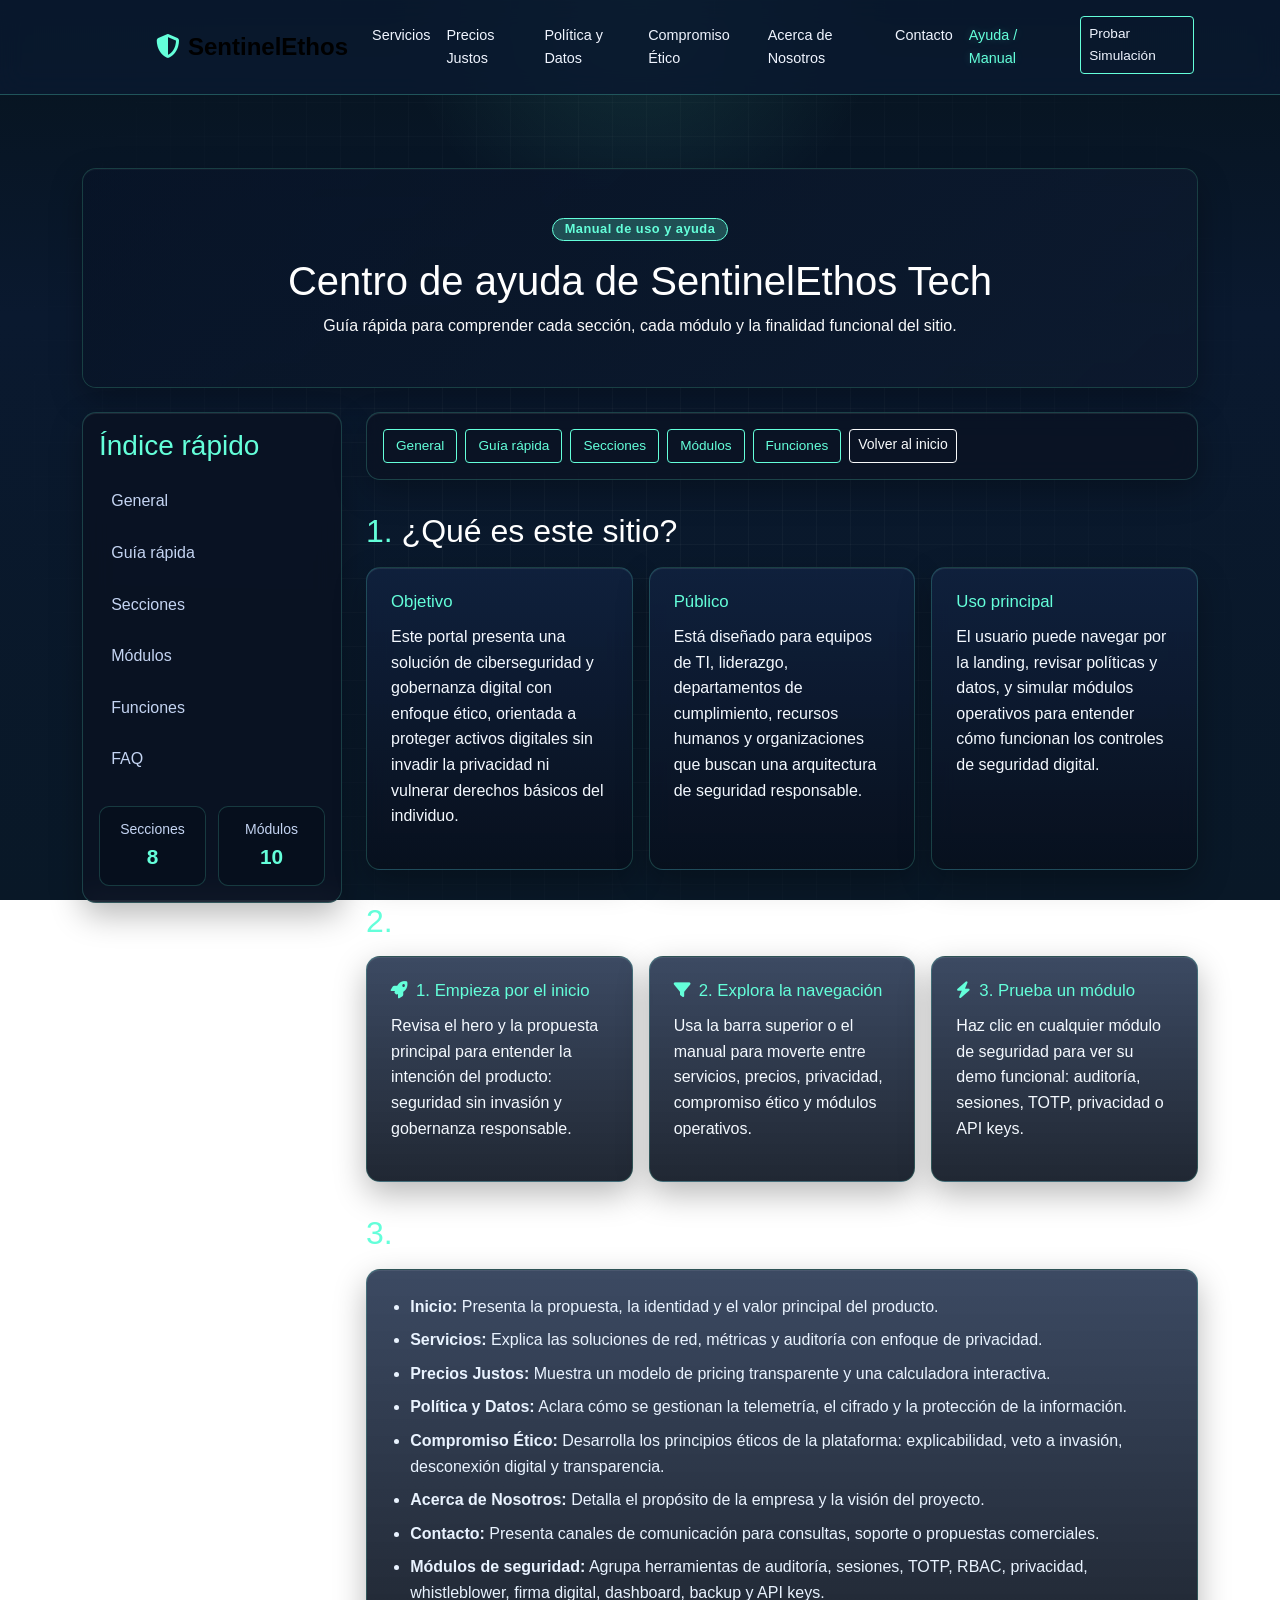
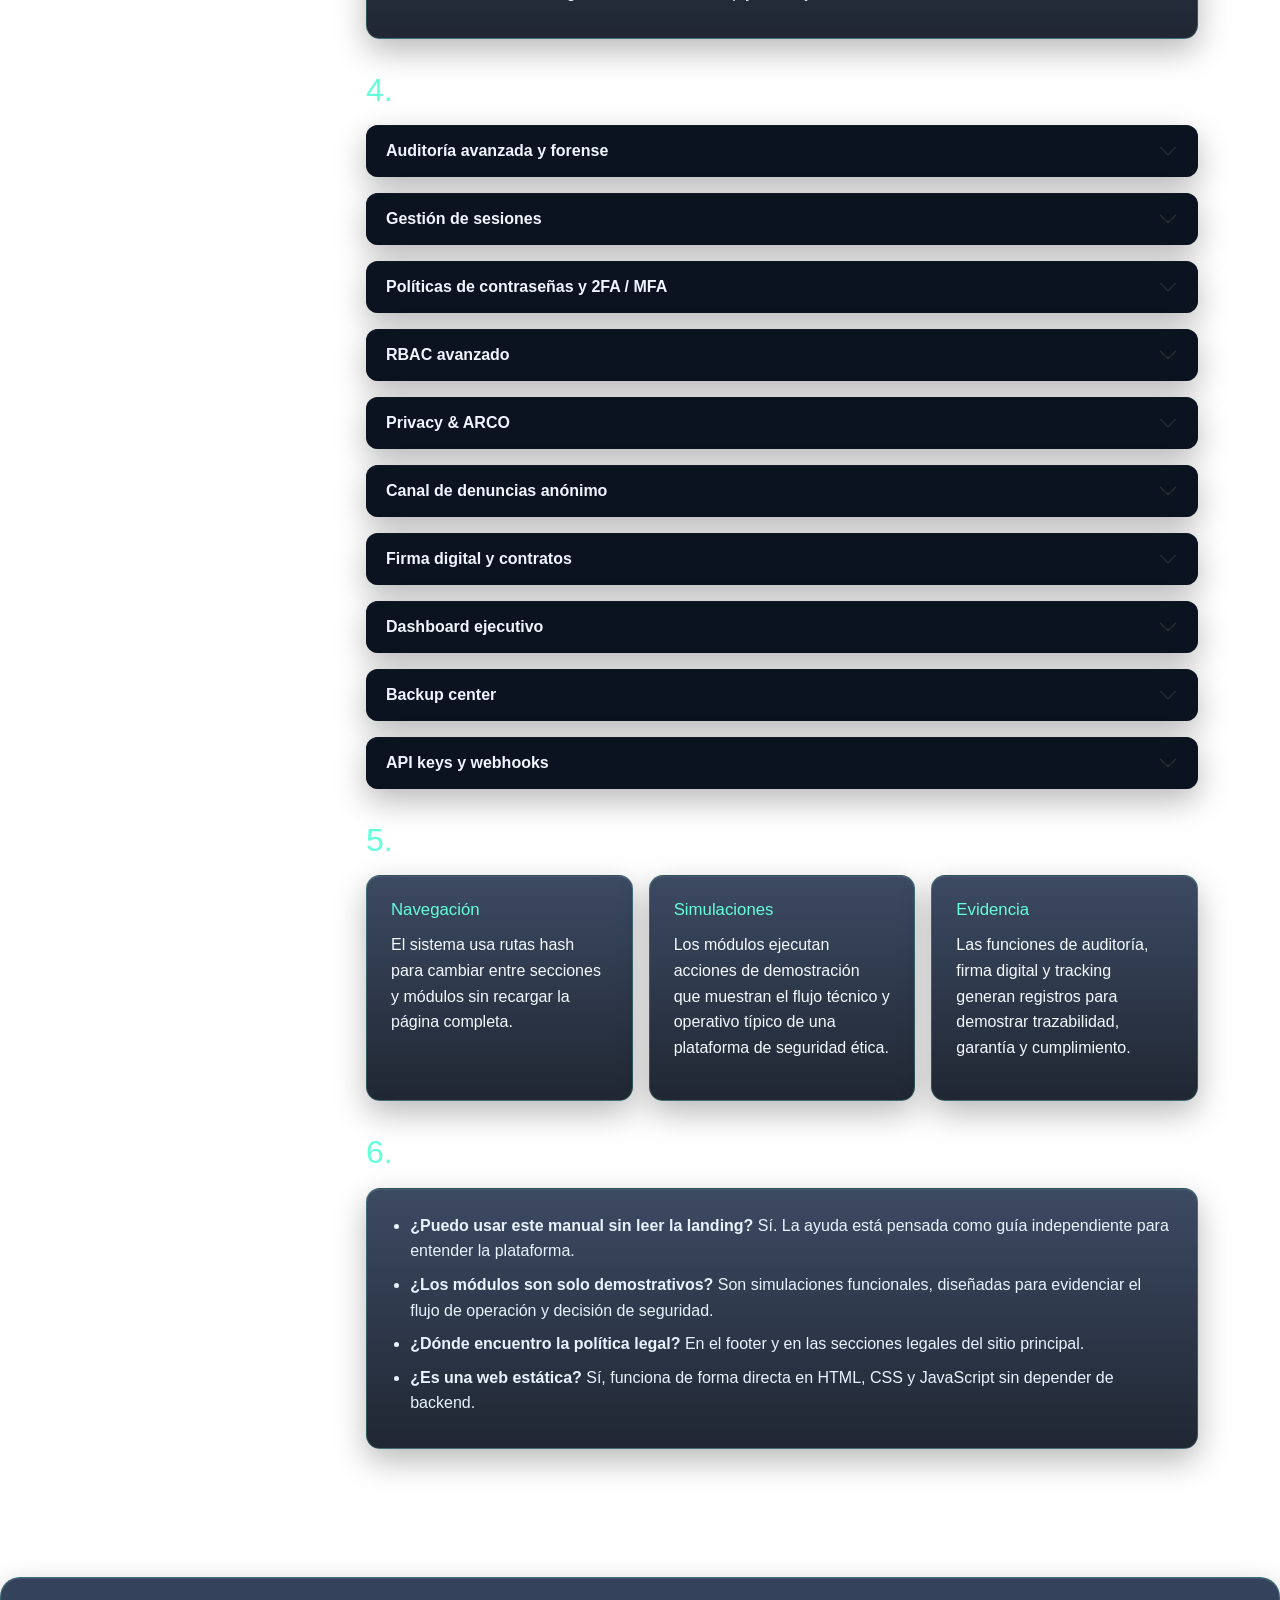
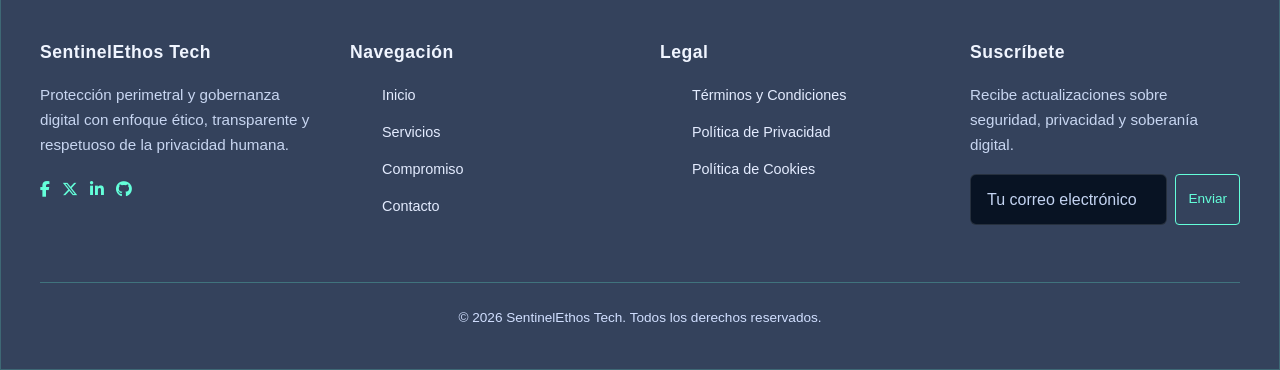
<file: ayuda.html>
<!DOCTYPE html>
<html lang="es">
<head>
    <meta charset="UTF-8">
    <meta name="viewport" content="width=device-width, initial-scale=1.0">
    <title>Manual de ayuda | SentinelEthos Tech</title>
    <link href="https://cdn.jsdelivr.net/npm/bootstrap@5.3.0/dist/css/bootstrap.min.css" rel="stylesheet">
    <link href="https://cdnjs.cloudflare.com/ajax/libs/font-awesome/6.4.0/css/all.min.css" rel="stylesheet">
    <link rel="stylesheet" href="css/styles.css">
</head>
<body>
    <nav class="navbar navbar-expand-lg fixed-top glass-nav">
        <div class="container">
            <a class="navbar-brand fw-bold fs-4 nav-link-custom" href="index.html#inicio"><i class="fa-solid fa-shield-halved text-accent me-2"></i>SentinelEthos</a>
            <button class="navbar-toggler navbar-dark" type="button" data-bs-toggle="collapse" data-bs-target="#navbarNav">
                <span class="navbar-toggler-icon"></span>
            </button>
            <div class="collapse navbar-collapse" id="navbarNav">
                <ul class="navbar-nav ms-auto">
                    <li class="nav-item"><a class="nav-link nav-link-custom" href="index.html#servicios">Servicios</a></li>
                    <li class="nav-item"><a class="nav-link nav-link-custom" href="index.html#precios">Precios Justos</a></li>
                    <li class="nav-item"><a class="nav-link nav-link-custom" href="index.html#privacidad">Política y Datos</a></li>
                    <li class="nav-item"><a class="nav-link nav-link-custom" href="index.html#compromiso">Compromiso Ético</a></li>
                    <li class="nav-item"><a class="nav-link nav-link-custom" href="index.html#acerca-de">Acerca de Nosotros</a></li>
                    <li class="nav-item"><a class="nav-link nav-link-custom" href="index.html#contacto-page">Contacto</a></li>
                    <li class="nav-item"><a class="nav-link nav-link-custom active" href="ayuda.html">Ayuda / Manual</a></li>
                    <li class="nav-item"><a class="nav-link btn-accent-sm ms-lg-3 mt-2 mt-lg-0" href="index.html#demoModal" data-bs-toggle="modal">Probar Simulación</a></li>
                </ul>
            </div>
        </div>
    </nav>

    <main class="py-5" style="padding-top: 120px !important;">
        <div class="container help-page">
            <div class="help-header glass-card parallax-bg p-4 p-md-5 mb-4">
                <span class="badge badge-ethic mb-3">Manual de uso y ayuda</span>
                <h1 class="text-white mb-2">Centro de ayuda de SentinelEthos Tech</h1>
                <p class="text-light mb-0">Guía rápida para comprender cada sección, cada módulo y la finalidad funcional del sitio.</p>
            </div>

            <div class="help-layout">
                <aside class="help-sidebar glass-card p-3">
                    <h3 class="text-accent mb-3">Índice rápido</h3>
                    <nav class="help-toc">
                        <a href="#help-general">General</a>
                        <a href="#help-quickstart">Guía rápida</a>
                        <a href="#help-secciones">Secciones</a>
                        <a href="#help-modulos">Módulos</a>
                        <a href="#help-funciones">Funciones</a>
                        <a href="#help-faq">FAQ</a>
                    </nav>
                    <div class="sidebar-meta mt-4">
                        <div class="mini-metric">
                            <small>Secciones</small>
                            <strong>8</strong>
                        </div>
                        <div class="mini-metric">
                            <small>Módulos</small>
                            <strong>10</strong>
                        </div>
                    </div>
                </aside>

                <div class="help-content">
                    <div class="help-nav glass-card p-3 mb-4">
                        <div class="d-flex flex-wrap gap-2">
                            <a href="#help-general" class="btn btn-accent-sm">General</a>
                            <a href="#help-quickstart" class="btn btn-accent-sm">Guía rápida</a>
                            <a href="#help-secciones" class="btn btn-accent-sm">Secciones</a>
                            <a href="#help-modulos" class="btn btn-accent-sm">Módulos</a>
                            <a href="#help-funciones" class="btn btn-accent-sm">Funciones</a>
                            <a href="index.html#inicio" class="btn btn-outline-light btn-sm nav-link-custom">Volver al inicio</a>
                        </div>
                    </div>

                    <section class="help-section" id="help-general">
                <h2 class="text-white mb-3"><span class="text-accent">1.</span> ¿Qué es este sitio?</h2>
                <div class="help-grid">
                    <article class="help-card glass-card p-4">
                        <h3 class="text-accent">Objetivo</h3>
                        <p>Este portal presenta una solución de ciberseguridad y gobernanza digital con enfoque ético, orientada a proteger activos digitales sin invadir la privacidad ni vulnerar derechos básicos del individuo.</p>
                    </article>
                    <article class="help-card glass-card p-4">
                        <h3 class="text-accent">Público</h3>
                        <p>Está diseñado para equipos de TI, liderazgo, departamentos de cumplimiento, recursos humanos y organizaciones que buscan una arquitectura de seguridad responsable.</p>
                    </article>
                    <article class="help-card glass-card p-4">
                        <h3 class="text-accent">Uso principal</h3>
                        <p>El usuario puede navegar por la landing, revisar políticas y datos, y simular módulos operativos para entender cómo funcionan los controles de seguridad digital.</p>
                    </article>
                </div>
            </section>

            <section class="help-section" id="help-quickstart">
                <h2 class="text-white mb-3"><span class="text-accent">2.</span> Guía rápida de uso</h2>
                <div class="help-grid">
                    <article class="help-card glass-card p-4">
                        <h3 class="text-accent"><i class="fa-solid fa-rocket me-2"></i>1. Empieza por el inicio</h3>
                        <p>Revisa el hero y la propuesta principal para entender la intención del producto: seguridad sin invasión y gobernanza responsable.</p>
                    </article>
                    <article class="help-card glass-card p-4">
                        <h3 class="text-accent"><i class="fa-solid fa-filter me-2"></i>2. Explora la navegación</h3>
                        <p>Usa la barra superior o el manual para moverte entre servicios, precios, privacidad, compromiso ético y módulos operativos.</p>
                    </article>
                    <article class="help-card glass-card p-4">
                        <h3 class="text-accent"><i class="fa-solid fa-bolt me-2"></i>3. Prueba un módulo</h3>
                        <p>Haz clic en cualquier módulo de seguridad para ver su demo funcional: auditoría, sesiones, TOTP, privacidad o API keys.</p>
                    </article>
                </div>
            </section>

            <section class="help-section" id="help-secciones">
                <h2 class="text-white mb-3"><span class="text-accent">3.</span> Secciones del sitio</h2>
                <div class="help-list glass-card p-4">
                    <ul>
                        <li><strong>Inicio:</strong> Presenta la propuesta, la identidad y el valor principal del producto.</li>
                        <li><strong>Servicios:</strong> Explica las soluciones de red, métricas y auditoría con enfoque de privacidad.</li>
                        <li><strong>Precios Justos:</strong> Muestra un modelo de pricing transparente y una calculadora interactiva.</li>
                        <li><strong>Política y Datos:</strong> Aclara cómo se gestionan la telemetría, el cifrado y la protección de la información.</li>
                        <li><strong>Compromiso Ético:</strong> Desarrolla los principios éticos de la plataforma: explicabilidad, veto a invasión, desconexión digital y transparencia.</li>
                        <li><strong>Acerca de Nosotros:</strong> Detalla el propósito de la empresa y la visión del proyecto.</li>
                        <li><strong>Contacto:</strong> Presenta canales de comunicación para consultas, soporte o propuestas comerciales.</li>
                        <li><strong>Módulos de seguridad:</strong> Agrupa herramientas de auditoría, sesiones, TOTP, RBAC, privacidad, whistleblower, firma digital, dashboard, backup y API keys.</li>
                    </ul>
                </div>
            </section>

            <section class="help-section" id="help-modulos">
                <h2 class="text-white mb-3"><span class="text-accent">4.</span> Manual de cada módulo</h2>
                <div class="accordion help-accordion" id="helpAccordion">
                    <div class="accordion-item glass-card mb-3 border-0">
                        <h3 class="accordion-header">
                            <button class="accordion-button collapsed text-white" type="button" data-bs-toggle="collapse" data-bs-target="#help-audit">
                                Auditoría avanzada y forense
                            </button>
                        </h3>
                        <div id="help-audit" class="accordion-collapse collapse" data-bs-parent="#helpAccordion">
                            <div class="accordion-body text-light">
                                <p>Permite filtrar eventos por fecha y nivel de criticidad. Además, exporta los datos a CSV para análisis legal o de seguridad.</p>
                                <ul>
                                    <li>Selecciona rango de fechas y nivel.</li>
                                    <li>Haz clic en “Filtrar” para ver eventos relevantes.</li>
                                    <li>Usa “Exportar CSV” para guardar la evidencia.</li>
                                </ul>
                            </div>
                        </div>
                    </div>

                    <div class="accordion-item glass-card mb-3 border-0">
                        <h3 class="accordion-header">
                            <button class="accordion-button collapsed text-white" type="button" data-bs-toggle="collapse" data-bs-target="#help-sessions">
                                Gestión de sesiones
                            </button>
                        </h3>
                        <div id="help-sessions" class="accordion-collapse collapse" data-bs-parent="#helpAccordion">
                            <div class="accordion-body text-light">
                                <p>Muestra los dispositivos activos y revoca accesos por riesgo o inactividad.</p>
                                <ul>
                                    <li>Revisa el listado de sesiones vigentes.</li>
                                    <li>Haz clic en “Revoke” para cerrar una sesión.</li>
                                    <li>Usa “Cerrar inactivas” para aplicar la política de seguridad.</li>
                                </ul>
                            </div>
                        </div>
                    </div>

                    <div class="accordion-item glass-card mb-3 border-0">
                        <h3 class="accordion-header">
                            <button class="accordion-button collapsed text-white" type="button" data-bs-toggle="collapse" data-bs-target="#help-auth">
                                Políticas de contraseñas y 2FA / MFA
                            </button>
                        </h3>
                        <div id="help-auth" class="accordion-collapse collapse" data-bs-parent="#helpAccordion">
                            <div class="accordion-body text-light">
                                <p>Define reglas de complejidad y genera un secreto TOTP para enrolamiento multifactor.</p>
                                <ul>
                                    <li>Cambia la longitud mínima y habilita símbolos.</li>
                                    <li>Guarda la política de acceso.</li>
                                    <li>Genera un secreto TOTP para autenticación de dos factores.</li>
                                </ul>
                            </div>
                        </div>
                    </div>

                    <div class="accordion-item glass-card mb-3 border-0">
                        <h3 class="accordion-header">
                            <button class="accordion-button collapsed text-white" type="button" data-bs-toggle="collapse" data-bs-target="#help-rbac">
                                RBAC avanzado
                            </button>
                        </h3>
                        <div id="help-rbac" class="accordion-collapse collapse" data-bs-parent="#helpAccordion">
                            <div class="accordion-body text-light">
                                <p>Representa la matriz de permisos por rol y módulo para evitar sobreexposición de accesos.</p>
                                <ul>
                                    <li>Compara roles como Admin, Auditor y Empleado.</li>
                                    <li>Asigna permisos por función.</li>
                                    <li>Usa la matriz para mantener la separación de funciones.</li>
                                </ul>
                            </div>
                        </div>
                    </div>

                    <div class="accordion-item glass-card mb-3 border-0">
                        <h3 class="accordion-header">
                            <button class="accordion-button collapsed text-white" type="button" data-bs-toggle="collapse" data-bs-target="#help-privacy">
                                Privacy & ARCO
                            </button>
                        </h3>
                        <div id="help-privacy" class="accordion-collapse collapse" data-bs-parent="#helpAccordion">
                            <div class="accordion-body text-light">
                                <p>Administra consentimiento, exportación y derecho al olvido, sin perder trazabilidad ni control operativo.</p>
                                <ul>
                                    <li>Alterna el consentimiento de tratamiento.</li>
                                    <li>Exporta datos personales en JSON.</li>
                                    <li>Aplica anonimización mediante “USER_DELETED_XXXX”.</li>
                                </ul>
                            </div>
                        </div>
                    </div>

                    <div class="accordion-item glass-card mb-3 border-0">
                        <h3 class="accordion-header">
                            <button class="accordion-button collapsed text-white" type="button" data-bs-toggle="collapse" data-bs-target="#help-whistle">
                                Canal de denuncias anónimo
                            </button>
                        </h3>
                        <div id="help-whistle" class="accordion-collapse collapse" data-bs-parent="#helpAccordion">
                            <div class="accordion-body text-light">
                                <p>Permite reportar comportamientos problemáticos sin asociar la denuncia a una sesión o IP visible.</p>
                                <ul>
                                    <li>Describe la situación.</li>
                                    <li>Haz clic en “Enviar Anónimo”.</li>
                                    <li>El sistema genera un tracking cifrado para gestión interna.</li>
                                </ul>
                            </div>
                        </div>
                    </div>

                    <div class="accordion-item glass-card mb-3 border-0">
                        <h3 class="accordion-header">
                            <button class="accordion-button collapsed text-white" type="button" data-bs-toggle="collapse" data-bs-target="#help-sign">
                                Firma digital y contratos
                            </button>
                        </h3>
                        <div id="help-sign" class="accordion-collapse collapse" data-bs-parent="#helpAccordion">
                            <div class="accordion-body text-light">
                                <p>Genera una firma digital del documento mediante hash SHA-256 para evidenciar integridad y trazabilidad.</p>
                                <ul>
                                    <li>Edita el texto del contrato.</li>
                                    <li>Haz clic en “Firmar contrato”.</li>
                                    <li>Se genera la huella digital y el sello temporal.</li>
                                </ul>
                            </div>
                        </div>
                    </div>

                    <div class="accordion-item glass-card mb-3 border-0">
                        <h3 class="accordion-header">
                            <button class="accordion-button collapsed text-white" type="button" data-bs-toggle="collapse" data-bs-target="#help-dashboard">
                                Dashboard ejecutivo
                            </button>
                        </h3>
                        <div id="help-dashboard" class="accordion-collapse collapse" data-bs-parent="#helpAccordion">
                            <div class="accordion-body text-light">
                                <p>Agrega una vista resumida para líderes, con indicadores clave sobre usuarios, actividad y volumen.</p>
                                <ul>
                                    <li>Consulta usuarios activos.</li>
                                    <li>Revisa la hora pico.</li>
                                    <li>Analiza volumen transaccional y riesgos.</li>
                                </ul>
                            </div>
                        </div>
                    </div>

                    <div class="accordion-item glass-card mb-3 border-0">
                        <h3 class="accordion-header">
                            <button class="accordion-button collapsed text-white" type="button" data-bs-toggle="collapse" data-bs-target="#help-backup">
                                Backup center
                            </button>
                        </h3>
                        <div id="help-backup" class="accordion-collapse collapse" data-bs-parent="#helpAccordion">
                            <div class="accordion-body text-light">
                                <p>Ejecuta un respaldo de demostración y almacena su evidencia en el log para continuidad de negocio.</p>
                                <ul>
                                    <li>Define un intervalo.</li>
                                    <li>Haz clic en “Respaldar ahora”.</li>
                                    <li>Revisa el log para confirmar la operación.</li>
                                </ul>
                            </div>
                        </div>
                    </div>

                    <div class="accordion-item glass-card mb-3 border-0">
                        <h3 class="accordion-header">
                            <button class="accordion-button collapsed text-white" type="button" data-bs-toggle="collapse" data-bs-target="#help-api">
                                API keys y webhooks
                            </button>
                        </h3>
                        <div id="help-api" class="accordion-collapse collapse" data-bs-parent="#helpAccordion">
                            <div class="accordion-body text-light">
                                <p>Genera credenciales para integraciones y define permisos mínimos para cada servicio.</p>
                                <ul>
                                    <li>Escribe un nombre para la integración.</li>
                                    <li>Selecciona permisos.</li>
                                    <li>Genera la key y usa la salida como credencial demo.</li>
                                </ul>
                            </div>
                        </div>
                    </div>
                </div>
            </section>

            <section class="help-section" id="help-funciones">
                <h2 class="text-white mb-3"><span class="text-accent">5.</span> Funciones clave del sitio</h2>
                <div class="help-grid">
                    <article class="help-card glass-card p-4">
                        <h3 class="text-accent">Navegación</h3>
                        <p>El sistema usa rutas hash para cambiar entre secciones y módulos sin recargar la página completa.</p>
                    </article>
                    <article class="help-card glass-card p-4">
                        <h3 class="text-accent">Simulaciones</h3>
                        <p>Los módulos ejecutan acciones de demostración que muestran el flujo técnico y operativo típico de una plataforma de seguridad ética.</p>
                    </article>
                    <article class="help-card glass-card p-4">
                        <h3 class="text-accent">Evidencia</h3>
                        <p>Las funciones de auditoría, firma digital y tracking generan registros para demostrar trazabilidad, garantía y cumplimiento.</p>
                    </article>
                </div>
            </section>

            <section class="help-section" id="help-faq">
                <h2 class="text-white mb-3"><span class="text-accent">6.</span> Preguntas frecuentes</h2>
                <div class="help-list glass-card p-4">
                    <ul>
                        <li><strong>¿Puedo usar este manual sin leer la landing?</strong> Sí. La ayuda está pensada como guía independiente para entender la plataforma.</li>
                        <li><strong>¿Los módulos son solo demostrativos?</strong> Son simulaciones funcionales, diseñadas para evidenciar el flujo de operación y decisión de seguridad.</li>
                        <li><strong>¿Dónde encuentro la política legal?</strong> En el footer y en las secciones legales del sitio principal.</li>
                        <li><strong>¿Es una web estática?</strong> Sí, funciona de forma directa en HTML, CSS y JavaScript sin depender de backend.</li>
                    </ul>
                </div>
            </section>
        </div>
    </main>

    <footer class="site-footer glassmorphism">
        <div class="footer-container">
            <div class="footer-brand">
                <h3 class="footer-title">SentinelEthos Tech</h3>
                <p>Protección perimetral y gobernanza digital con enfoque ético, transparente y respetuoso de la privacidad humana.</p>
                <div class="social-links">
                    <a href="#" aria-label="Facebook" class="social-icon"><i class="fa-brands fa-facebook-f"></i></a>
                    <a href="#" aria-label="Twitter" class="social-icon"><i class="fa-brands fa-x-twitter"></i></a>
                    <a href="#" aria-label="LinkedIn" class="social-icon"><i class="fa-brands fa-linkedin-in"></i></a>
                    <a href="#" aria-label="GitHub" class="social-icon"><i class="fa-brands fa-github"></i></a>
                </div>
            </div>
            <div class="footer-links">
                <h4>Navegación</h4>
                <ul>
                    <li><a href="index.html#inicio" class="nav-link-custom">Inicio</a></li>
                    <li><a href="index.html#servicios" class="nav-link-custom">Servicios</a></li>
                    <li><a href="index.html#compromiso" class="nav-link-custom">Compromiso</a></li>
                    <li><a href="index.html#contacto-page" class="nav-link-custom">Contacto</a></li>
                </ul>
            </div>
            <div class="footer-links">
                <h4>Legal</h4>
                <ul>
                    <li><a href="index.html#terminos" class="nav-link-custom">Términos y Condiciones</a></li>
                    <li><a href="index.html#terminos-privacidad" class="nav-link-custom">Política de Privacidad</a></li>
                    <li><a href="index.html#terminos-cookies" class="nav-link-custom">Política de Cookies</a></li>
                </ul>
            </div>
            <div class="footer-newsletter">
                <h4>Suscríbete</h4>
                <p>Recibe actualizaciones sobre seguridad, privacidad y soberanía digital.</p>
                <form class="newsletter-form" onsubmit="event.preventDefault();">
                    <input type="email" placeholder="Tu correo electrónico" required class="glass-input">
                    <button type="submit" class="btn btn-accent-sm">Enviar</button>
                </form>
            </div>
        </div>
        <div class="footer-bottom">
            <p>&copy; 2026 SentinelEthos Tech. Todos los derechos reservados.</p>
        </div>
    </footer>

    <script src="https://cdn.jsdelivr.net/npm/bootstrap@5.3.0/dist/js/bootstrap.bundle.min.js"></script>
    <script src="js/main.js"></script>
</body>
</html>
</file>
<file: css/styles.css>
/* ==========================================================================
   1. VARIABLES DE DISEÑO CIBERSEGURIDAD / ÉTICA
   ========================================================================== */
:root {
    --bg-dark: #0a192f;
    --bg-secondary-dark: #112240;
    --accent-color: #64ffda;
    --accent-glow: rgba(100, 255, 218, 0.24);
    --text-main: #f0f5ff;
    --text-muted: #c4d4f2;
    --glass-bg: rgba(17, 34, 64, 0.85);
    --glass-border: rgba(100, 255, 218, 0.26);
}

/* Reset y Estilos Globales */
* {
    box-sizing: border-box;
    margin: 0;
    padding: 0;
}

body {
    position: relative;
    background:
        radial-gradient(circle at top, rgba(100, 255, 218, 0.12), transparent 22%),
        linear-gradient(180deg, #06131d 0%, #0a192f 35%, #091827 100%);
    background-attachment: fixed;
    color: #ffffff;
    font-family: 'Segoe UI', Tahoma, Geneva, Verdana, sans-serif;
    line-height: 1.6;
    overflow-x: hidden;
    opacity: 0;
    transition: opacity 0.45s ease;
}

.sidebar-toggle {
    position: fixed;
    top: 22px;
    left: 22px;
    z-index: 1100;
    width: 54px;
    height: 54px;
    border: 1px solid rgba(100, 255, 218, 0.38);
    border-radius: 16px;
    background: rgba(7, 18, 32, 0.8);
    box-shadow: 0 0 18px rgba(100, 255, 218, 0.08), inset 0 0 18px rgba(100, 255, 218, 0.04);
    display: flex;
    flex-direction: column;
    justify-content: center;
    align-items: center;
    gap: 6px;
    cursor: pointer;
    transition: transform 0.25s ease, box-shadow 0.25s ease, border-color 0.25s ease;
}

.sidebar-toggle:hover {
    transform: translateY(-1px);
    box-shadow: 0 0 22px rgba(100, 255, 218, 0.1);
    border-color: rgba(100, 255, 218, 0.66);
}

.sidebar-toggle span {
    display: block;
    width: 22px;
    height: 2px;
    border-radius: 999px;
    background: var(--accent-color);
    transition: transform 0.25s ease, opacity 0.25s ease;
}

body.sidebar-open .sidebar-toggle span:nth-child(1) {
    transform: translateY(8px) rotate(45deg);
}

body.sidebar-open .sidebar-toggle span:nth-child(2) {
    opacity: 0;
}

body.sidebar-open .sidebar-toggle span:nth-child(3) {
    transform: translateY(-8px) rotate(-45deg);
}

.site-sidebar {
    position: fixed;
    top: 96px;
    left: 22px;
    width: min(320px, calc(100vw - 32px));
    min-height: 330px;
    padding: 1.25rem 1rem 1.5rem;
    border: 1px solid rgba(100, 255, 218, 0.22);
    background: rgba(8, 18, 34, 0.82);
    backdrop-filter: blur(16px);
    -webkit-backdrop-filter: blur(16px);
    border-radius: 22px;
    box-shadow: 0 20px 50px rgba(1, 7, 18, 0.65);
    z-index: 900;
    transform: translateX(-130%);
    opacity: 0;
    pointer-events: none;
    transition: transform 0.35s ease, opacity 0.25s ease;
}

body.sidebar-open .site-sidebar {
    transform: translateX(0);
    opacity: 1;
    pointer-events: auto;
}

.sidebar-brand {
    display: flex;
    align-items: center;
    gap: 0.85rem;
    padding-bottom: 1rem;
    margin-bottom: 1rem;
    border-bottom: 1px solid rgba(255,255,255,0.08);
}

.sidebar-label {
    font-size: 0.66rem;
    letter-spacing: 0.12em;
    text-transform: uppercase;
    color: var(--accent-color);
    opacity: 0.8;
}

.sidebar-brand strong {
    display: block;
    color: #ffffff;
    font-size: 1.08rem;
    line-height: 1.2;
}

.sidebar-nav {
    display: flex;
    flex-direction: column;
    gap: 0.75rem;
    margin-top: 1.25rem;
}

.sidebar-link {
    display: block;
    width: 100%;
    color: #eff6ff;
    text-decoration: none;
    padding: 0.8rem 0.9rem;
    border-radius: 12px;
    border: 1px solid rgba(255,255,255,0.06);
    background: rgba(15, 28, 45, 0.7);
    transition: all 0.25s ease;
    font-weight: 600;
}

.sidebar-link:hover,
.sidebar-link:focus {
    color: var(--accent-color);
    border-color: rgba(100, 255, 218, 0.35);
    box-shadow: 0 0 18px rgba(100, 255, 218, 0.08);
    transform: translateX(3px);
    text-decoration: none;
}

.sidebar-link-primary {
    color: var(--accent-color);
    border-color: rgba(100, 255, 218, 0.4);
    background: linear-gradient(180deg, rgba(100,255,218,0.08), rgba(17,34,64,0.75));
}

@media (max-width: 768px) {
    .sidebar-toggle {
        top: 16px;
        left: 16px;
    }

    .site-sidebar {
        top: 82px;
        left: 14px;
        width: min(300px, calc(100vw - 28px));
        min-height: 290px;
    }
}

.login-screen {
    position: fixed;
    inset: 0;
    display: flex;
    align-items: center;
    justify-content: center;
    z-index: 2000;
    background: rgba(3, 9, 18, 0.82);
    backdrop-filter: blur(16px);
    -webkit-backdrop-filter: blur(16px);
    transition: opacity 0.35s ease, visibility 0.35s ease;
    animation: loginFadeIn 0.55s ease both;
}

.login-screen.hidden {
    opacity: 0;
    visibility: hidden;
    pointer-events: none;
}

@keyframes loginFadeIn {
    from {
        opacity: 0;
        transform: scale(0.98);
    }
    to {
        opacity: 1;
        transform: scale(1);
    }
}

.login-backdrop {
    position: absolute;
    inset: 0;
    background:
        radial-gradient(circle at center, rgba(100, 255, 218, 0.18), transparent 24%),
        radial-gradient(circle at bottom right, rgba(60, 126, 255, 0.18), transparent 28%),
        linear-gradient(135deg, rgba(10, 25, 47, 0.92), rgba(8, 18, 32, 0.95));
}

.login-backdrop::before,
.login-backdrop::after {
    content: "";
    position: absolute;
    inset: 0;
    pointer-events: none;
}

.login-backdrop::before {
    background-image:
        linear-gradient(rgba(100,255,218,0.06) 1px, transparent 1px),
        linear-gradient(90deg, rgba(100,255,218,0.06) 1px, transparent 1px);
    background-size: 32px 32px;
    mask-image: radial-gradient(circle at center, black 35%, transparent 92%);
}

.login-backdrop::after {
    background: radial-gradient(circle at 50% 50%, rgba(100,255,218,0.10), transparent 38%);
    filter: blur(30px);
}

.login-panel {
    position: relative;
    z-index: 1;
    width: min(860px, calc(100vw - 32px));
    display: grid;
    grid-template-columns: 1.15fr 0.85fr;
    gap: 1.5rem;
    padding: 2rem;
    background: rgba(9, 19, 35, 0.82) !important;
    border: 1px solid rgba(100, 255, 218, 0.26) !important;
    box-shadow: 0 25px 80px rgba(2, 8, 18, 0.7), inset 0 1px 0 rgba(255,255,255,0.08), 0 0 0 1px rgba(100,255,218,0.08), 0 0 28px rgba(100,255,218,0.08);
    animation: loginPanelIn 0.6s ease both;
}

.login-footer {
    margin-top: 1.5rem;
    padding-top: 0.9rem;
    border-top: 1px solid rgba(255,255,255,0.08);
    display: flex;
    justify-content: space-between;
    align-items: center;
    gap: 1rem;
    font-size: 0.72rem;
    letter-spacing: 0.06em;
    text-transform: uppercase;
    color: rgba(220, 233, 255, 0.75);
}

.login-copyright {
    opacity: 0.8;
}

.login-status {
    display: inline-flex;
    align-items: center;
    gap: 0.45rem;
    color: var(--accent-color);
    font-weight: 600;
    letter-spacing: 0.08em;
}

.login-status i {
    font-size: 0.7rem;
    color: var(--accent-color);
}

@keyframes loginPanelIn {
    from {
        opacity: 0;
        transform: translateY(12px);
    }
    to {
        opacity: 1;
        transform: translateY(0);
    }
}

.login-main-column,
.login-sidebar-column {
    display: flex;
    flex-direction: column;
    justify-content: center;
}

.login-brand {
    display: flex;
    align-items: center;
    gap: 1rem;
    margin-bottom: 1.25rem;
}

.brand-mark {
    display: inline-flex;
    align-items: center;
    justify-content: center;
    width: 52px;
    height: 52px;
    border-radius: 14px;
    background: linear-gradient(135deg, rgba(100, 255, 218, 0.18), rgba(17, 34, 64, 0.7));
    border: 1px solid rgba(100, 255, 218, 0.35);
    color: var(--accent-color);
    font-size: 1.4rem;
    box-shadow: 0 0 20px rgba(100, 255, 218, 0.16);
}

.login-eyebrow {
    color: var(--accent-color);
    font-size: 0.72rem;
    text-transform: uppercase;
    letter-spacing: 0.14em;
}

.login-panel h3 {
    color: #ffffff;
    margin-bottom: 0.35rem;
    font-weight: 700;
}

.login-panel p {
    color: var(--text-muted);
    margin-bottom: 1.5rem;
}

.login-summary-box {
    padding: 1rem 1rem 0.9rem;
    border-radius: 12px;
    background: linear-gradient(135deg, rgba(100, 255, 218, 0.08), rgba(17, 34, 64, 0.72));
    border: 1px solid rgba(100, 255, 218, 0.18);
    margin-bottom: 1rem;
}

.login-summary-box h4 {
    color: #ffffff;
    font-size: 1.12rem;
    margin: 0.3rem 0 0.45rem;
}

.login-summary-box p {
    color: #dfeaff;
    margin: 0;
    line-height: 1.55;
    font-size: 0.86rem;
}

.login-extra-grid {
    display: grid;
    grid-template-columns: repeat(2, minmax(0, 1fr));
    gap: 0.9rem;
}

.login-extra-card {
    padding: 1rem;
    border-radius: 12px;
    background: rgba(13, 24, 43, 0.72);
    border: 1px solid rgba(100, 255, 218, 0.18);
    box-shadow: inset 0 0 12px rgba(100, 255, 218, 0.04);
    overflow-wrap: anywhere;
    word-break: break-word;
}

.card-kicker {
    display: inline-block;
    color: var(--accent-color);
    font-size: 0.68rem;
    letter-spacing: 0.12em;
    text-transform: uppercase;
    margin-bottom: 0.55rem;
}

.login-extra-card h4 {
    color: #ffffff;
    font-size: 1rem;
    margin-bottom: 0.5rem;
}

.login-extra-card p {
    margin: 0.15rem 0;
    color: #dfeaff;
    line-height: 1.5;
    font-size: 0.85rem;
    overflow-wrap: anywhere;
    word-break: break-word;
    white-space: normal;
}

.login-form {
    display: flex;
    flex-direction: column;
    gap: 1rem;
}

.login-form label {
    display: flex;
    flex-direction: column;
    gap: 0.45rem;
    color: #e8f3ff;
    font-weight: 500;
}

.login-form .glass-input {
    border-radius: 10px;
    min-height: 48px;
}

.login-hint {
    color: #dcecff;
    font-size: 0.8rem;
    opacity: 0.9;
}

.login-error {
    min-height: 1.2rem;
    margin-top: 0.25rem;
    color: #ff8d8d;
    font-size: 0.86rem;
}

.logout-btn {
    border-radius: 999px;
    padding: 0.5rem 0.9rem;
    font-size: 0.82rem;
    color: #f2f7ff;
    border: 1px solid rgba(255,255,255,0.18);
    background: rgba(12, 24, 44, 0.55);
}

.logout-btn:hover {
    background: rgba(100, 255, 218, 0.12);
    color: var(--accent-color);
    border-color: rgba(100, 255, 218, 0.3);
}

body::before {
    content: "";
    position: fixed;
    inset: 0;
    background-image:
        linear-gradient(rgba(255,255,255,0.03) 1px, transparent 1px),
        linear-gradient(90deg, rgba(255,255,255,0.03) 1px, transparent 1px);
    background-size: 34px 34px;
    mask-image: radial-gradient(circle at center, black 25%, transparent 90%);
    pointer-events: none;
    z-index: 0;
}

body.page-ready {
    opacity: 1;
}

main,
#main-content,
.view-section,
.help-page,
.module-page,
.site-footer {
    position: relative;
    z-index: 1;
}

a {
    color: var(--accent-color);
    text-decoration: none;
    transition: all 0.3s ease;
}

a:hover {
    color: #a7ffeb;
}

/* Utilitarios */
.text-accent {
    color: var(--accent-color) !important;
}

.text-muted {
    color: var(--text-muted) !important;
}

.bg-secondary-dark {
    background-color: var(--bg-secondary-dark);
}

#precios {
    background-color: rgba(10, 20, 44, 0.95);
    position: relative;
}

#precios::before {
    content: '';
    position: absolute;
    inset: 0;
    background: linear-gradient(180deg, rgba(10, 20, 44, 0.9), rgba(5, 12, 28, 0.93));
    pointer-events: none;
    z-index: 0;
}

#precios > .container {
    position: relative;
    z-index: 1;
}

#precios .glass-card,
#precios .card.card-custom {
    background: rgba(8, 16, 32, 0.94);
}

#precios .text-muted {
    color: #e6f2ff !important;
}

#precios h2,
#precios h3,
#precios p,
#precios td,
#precios th,
#precios .text-light,
#precios .text-white,
#precios .table th,
#precios .table td {
    color: #f4f9ff !important;
}

#precios .card.card-custom,
#precios .glass-card {
    background: rgba(8, 16, 36, 0.96);
    border-color: rgba(100, 255, 218, 0.18);
}

#precios .glass-card .text-muted,
#precios .glass-card .small {
    color: #dbe8ff !important;
}

.max-w-800 {
    max-width: 800px;
    margin-left: auto;
    margin-right: auto;
}

.border-accent {
    border-color: var(--accent-color) !important;
}

/* ==========================================================================
   2. NAVBAR GLASSMORPHISM
   ========================================================================== */
.glass-nav {
    position: fixed;
    top: 0;
    left: 0;
    width: 100%;
    z-index: 1000;
    background: rgba(10, 25, 47, 0.85);
    backdrop-filter: blur(12px);
    -webkit-backdrop-filter: blur(12px);
    border-bottom: 1px solid var(--glass-border);
    transition: all 0.3s ease;
    padding: 1rem 2rem;
}

.glass-nav .container {
    padding-left: 86px;
    padding-right: 16px;
}

.nav-link {
    color: var(--text-main) !important;
    font-size: 0.9rem;
    font-weight: 500;
    transition: color 0.3s ease;
    padding: 0.5rem 1rem;
}

.nav-link:hover,
.nav-link.active {
    color: var(--accent-color) !important;
    text-shadow: 0 0 8px var(--accent-glow);
}

/* ==========================================================================
   3. HERO & PARALLAX
   ========================================================================== */
.hero-section {
    padding-top: 140px;
    padding-bottom: 90px;
    display: flex;
    justify-content: center;
    align-items: center;
}

.hero-glass-box {
    max-width: 1100px;
    width: 100%;
    padding: 3rem;
    background: linear-gradient(180deg, rgba(8, 24, 50, 0.98), rgba(8, 20, 42, 0.96)) !important;
    background-color: rgba(8, 24, 50, 0.98) !important;
    color: #f8fbff !important;
    border: 1px solid rgba(100, 255, 218, 0.42) !important;
    box-shadow: 0 50px 160px rgba(0, 0, 0, 0.92) !important;
    backdrop-filter: blur(26px);
    -webkit-backdrop-filter: blur(26px);
    position: relative;
    z-index: 2;
}

.hero-grid {
    display: grid;
    grid-template-columns: 1.35fr 0.95fr;
    gap: 2rem;
    align-items: center;
}

.hero-copy {
    padding-right: 0.75rem;
}

.hero-panel {
    background: rgba(4, 12, 25, 0.86);
    border: 1px solid rgba(100, 255, 218, 0.18);
    border-radius: 18px;
    padding: 1.1rem;
    box-shadow: inset 0 0 18px rgba(100, 255, 218, 0.04), 0 24px 48px rgba(0, 0, 0, 0.24);
}

.hero-panel-header {
    display: flex;
    align-items: center;
    gap: 0.65rem;
    font-size: 0.82rem;
    color: var(--text-muted);
    margin-bottom: 1rem;
    letter-spacing: 0.04em;
}

.status-dot {
    display: inline-block;
    width: 10px;
    height: 10px;
    border-radius: 50%;
    background: var(--accent-color);
    box-shadow: 0 0 12px rgba(100, 255, 218, 0.8);
}

.hero-stats {
    display: grid;
    grid-template-columns: repeat(3, minmax(0, 1fr));
    gap: 0.8rem;
    margin-bottom: 1rem;
}

.stat-box {
    background: rgba(12, 24, 44, 0.9);
    border: 1px solid rgba(255, 255, 255, 0.08);
    border-radius: 12px;
    padding: 0.8rem 0.7rem;
    text-align: left;
}

.stat-box small {
    display: block;
    color: var(--text-muted);
    margin-bottom: 0.35rem;
    font-size: 0.72rem;
}

.stat-box strong {
    color: var(--text-main);
    font-size: 1.2rem;
    font-weight: 700;
}

.chart-card {
    background: rgba(8, 16, 30, 0.9);
    border: 1px solid rgba(100, 255, 218, 0.12);
    border-radius: 12px;
    padding: 0.8rem 0.8rem 0.3rem;
}

.chart-labels {
    display: grid;
    grid-template-columns: repeat(5, 1fr);
    font-size: 0.68rem;
    color: var(--text-muted);
    margin-bottom: 0.35rem;
    text-align: center;
}

.hero-chart {
    width: 100%;
    height: 110px;
    display: block;
}

.skeleton-target {
    position: relative;
    overflow: hidden;
    background: linear-gradient(90deg, rgba(14, 26, 42, 0.8) 25%, rgba(24, 38, 58, 0.9) 50%, rgba(14, 26, 42, 0.8) 75%);
    background-size: 200% 100%;
    animation: skeletonMove 1.6s ease infinite;
}

@keyframes skeletonMove {
    0% { background-position: 200% 0; }
    100% { background-position: -200% 0; }
}

@keyframes riseIn {
    from {
        opacity: 0;
        transform: translateY(10px);
    }
    to {
        opacity: 1;
        transform: translateY(0);
    }
}

.hero-glass-box,
.hero-panel,
.stat-box,
.chart-card {
    animation: riseIn 0.7s ease both;
}

@media (max-width: 768px) {
    .hero-grid {
        grid-template-columns: 1fr;
    }

    .hero-copy {
        text-align: center;
        padding-right: 0;
    }

    .hero-copy .d-flex {
        justify-content: center !important;
    }

    .login-panel {
        grid-template-columns: 1fr;
        width: min(520px, calc(100vw - 22px));
    }

    .login-extra-grid {
        grid-template-columns: 1fr;
    }
}
.parallax-bg,
.parallax-section {
    position: relative;
    isolation: isolate;
    background-image:
        linear-gradient(180deg, rgba(5, 12, 24, 0.72), rgba(7, 18, 32, 0.82)),
        url('https://picsum.photos/1920/1080?dark');
    min-height: 400px;
    background-attachment: fixed;
    background-position: center;
    background-repeat: no-repeat;
    background-size: cover;
    display: flex;
    align-items: center;
    justify-content: center;
    padding: 2rem;
    margin: 3rem 0;
    overflow: hidden;
}

.parallax-bg::before,
.parallax-section::before {
    content: '';
    position: absolute;
    inset: 0;
    background: linear-gradient(135deg, rgba(10, 25, 47, 0.62), rgba(14, 28, 50, 0.76));
    z-index: -1;
}

.parallax-content {
    position: relative;
    z-index: 2;
    padding: 2.5rem;
    text-align: center;
}

/* ==========================================================================
   4. TARJETAS Y COMPONENTES GLASSMORPHISM
   ========================================================================== */
.glass-card,
.glassmorphism {
    background: linear-gradient(180deg, rgba(17, 34, 64, 0.82), rgba(8, 16, 29, 0.9));
    backdrop-filter: blur(12px);
    -webkit-backdrop-filter: blur(12px);
    border: 1px solid rgba(100, 255, 218, 0.2);
    border-radius: 14px;
    box-shadow: 0 12px 32px rgba(0, 0, 0, 0.28), inset 0 1px 0 rgba(255,255,255,0.08);
    color: #f4f9ff;
}

#servicios .glass-card,
#servicios .card.card-custom {
    background: rgba(10, 20, 42, 0.92);
}

#servicios .card.card-custom p,
#servicios .card.card-custom ul,
#servicios .glass-card p,
#servicios .glass-card li {
    color: #eef5ff;
}

#servicios .card.card-custom ul li {
    color: #dbe8ff;
}

.card-custom {
    transition: transform 0.3s ease, box-shadow 0.3s ease, border-color 0.3s ease;
}

.card-custom:hover {
    transform: translateY(-5px);
    box-shadow: 0 12px 40px 0 var(--accent-glow);
    border-color: var(--accent-color);
}

.team-card {
    border-left: 2px solid rgba(100,255,218,0.35);
}

.team-role {
    display: inline-block;
    margin-bottom: 0.8rem;
    padding: 0.35rem 0.7rem;
    border-radius: 999px;
    background: rgba(100,255,218,0.08);
    border: 1px solid rgba(100,255,218,0.2);
    color: var(--accent-color);
    font-size: 0.68rem;
    font-weight: 700;
    letter-spacing: 0.08em;
    text-transform: uppercase;
}

.badge-ethic {
    display: inline-block;
    padding: 0.25rem 0.75rem;
    font-size: 0.8rem;
    font-weight: 600;
    border-radius: 20px;
    background-color: var(--accent-glow);
    color: var(--accent-color);
    border: 1px solid var(--accent-color);
    letter-spacing: 0.5px;
}

.certificate-card {
    position: relative;
    overflow: hidden;
    transition: transform 0.25s ease, box-shadow 0.25s ease, border-color 0.25s ease;
}

.certificate-card::before {
    content: "";
    position: absolute;
    inset: 0 auto auto 0;
    width: 100%;
    height: 2px;
    background: linear-gradient(90deg, transparent, rgba(100,255,218,0.8), transparent);
}

.certificate-card:hover {
    transform: translateY(-5px);
    border-color: rgba(100,255,218,0.45);
    box-shadow: 0 16px 36px rgba(0,0,0,0.25), 0 0 22px rgba(100,255,218,0.08);
}

.certificate-icon {
    display: inline-flex;
    align-items: center;
    justify-content: center;
    width: 52px;
    height: 52px;
    border-radius: 14px;
    background: rgba(100,255,218,0.08);
    border: 1px solid rgba(100,255,218,0.25);
    color: var(--accent-color);
    font-size: 1.3rem;
    margin-bottom: 1rem;
}

.certification-strip {
    border-color: rgba(100,255,218,0.18) !important;
}

.mini-cert {
    display: flex;
    align-items: center;
    justify-content: center;
    min-height: 42px;
    font-size: 0.82rem;
    color: #edf6ff;
    font-weight: 600;
}

/* ==========================================================================
   5. BOTONES E INPUTS
   ========================================================================== */
.btn-accent {
    background-color: transparent;
    color: var(--accent-color);
    border: 1px solid var(--accent-color);
    padding: 0.6rem 1.4rem;
    border-radius: 6px;
    font-weight: 600;
    cursor: pointer;
    transition: all 0.3s ease;
    display: inline-block;
}

.btn-accent:hover {
    background-color: var(--accent-glow);
    color: var(--accent-color);
    box-shadow: 0 0 15px var(--accent-glow);
    transform: translateY(-2px);
}

.btn-accent-sm {
    padding: 0.375rem 0.75rem;
    font-size: 0.85rem;
    color: var(--accent-color);
    border: 1px solid var(--accent-color);
    border-radius: 4px;
    text-decoration: none;
    transition: all 0.3s ease;
    display: inline-block;
}

.btn-accent-sm:hover {
    background-color: var(--accent-glow);
    color: var(--accent-color);
}

.glass-input {
    background-color: rgba(2, 12, 27, 0.85) !important;
    border: 1px solid rgba(255, 255, 255, 0.12);
    color: #f6f9ff !important;
    padding: 0.75rem 1rem;
    border-radius: 6px;
    width: 100%;
    outline: none;
    transition: all 0.3s ease;
}

.glass-input::placeholder {
    color: var(--text-muted);
}

.glass-input:focus {
    border-color: var(--accent-color) !important;
    box-shadow: 0 0 8px var(--accent-glow) !important;
}

/* ==========================================================================
   6. CONSOLA DE AUDITORÍA
   ========================================================================== */
.audit-console {
    border-radius: 8px;
    padding: 1.25rem;
    font-family: 'Courier New', Courier, monospace;
    font-size: 0.9rem;
}

.glass-console {
    background: rgba(2, 12, 27, 0.85);
    border: 1px solid rgba(100, 255, 218, 0.25);
    color: var(--accent-color);
    box-shadow: inset 0 0 15px rgba(0, 0, 0, 0.8);
}

.console-header {
    display: flex;
    align-items: center;
    gap: 8px;
    margin-bottom: 1rem;
    border-bottom: 1px solid rgba(100, 255, 218, 0.1);
    padding-bottom: 0.5rem;
}

.console-dot {
    width: 10px;
    height: 10px;
    border-radius: 50%;
    background-color: var(--accent-color);
}

/* ==========================================================================
   7. ADAPTACIÓN SPA (SECCIONES DINÁMICAS)
   ========================================================================== */
.view-section {
    opacity: 1;
    display: block;
    transition: opacity 0.4s ease-in-out;
}

.view-section.active-view {
    display: block;
    opacity: 1;
}

/* ==========================================================================
   8. FOOTER TECNOLÓGICO Y GLASSMORPHISM
   ========================================================================== */
.site-footer {
    margin-top: 5rem;
    padding: 4rem 2rem 1.5rem 2rem;
    background: var(--glass-bg);
    backdrop-filter: blur(12px);
    -webkit-backdrop-filter: blur(12px);
    border-top: 1px solid var(--glass-border);
    border-radius: 20px 20px 0 0;
}

.footer-container {
    max-width: 1200px;
    margin: 0 auto;
    display: grid;
    grid-template-columns: repeat(auto-fit, minmax(220px, 1fr));
    gap: 2.5rem;
}

.footer-title,
.footer-links h4,
.footer-newsletter h4 {
    color: var(--text-main);
    font-size: 1.1rem;
    font-weight: 600;
    margin-bottom: 1.2rem;
    letter-spacing: 0.5px;
}

.footer-brand p,
.footer-newsletter p {
    color: #c8d6f1;
    font-size: 0.95rem;
    line-height: 1.65;
}

.footer-links ul {
    list-style: none;
}

.footer-links li {
    margin-bottom: 0.7rem;
}

.footer-links a {
    color: #e4ecff;
    font-size: 0.9rem;
    transition: all 0.2s ease;
}

.footer-links a:hover {
    color: var(--accent-color);
    padding-left: 4px;
}

.social-links {
    display: flex;
    gap: 0.75rem;
    margin-top: 1.2rem;
}

/* Mejor contraste en la sección de compromiso */
#compromiso .text-muted,
#compromiso .small.text-muted,
#compromiso p.text-muted,
#compromiso p {
    color: #e6f0ff !important;
}

#compromiso .card.card-custom {
    background: rgba(17, 34, 64, 0.95);
}

#compromiso .card.card-custom h4,
#compromiso .card.card-custom p,
#compromiso .card.card-custom small {
    color: #f4f9ff;
}

.module-group {
    margin-bottom: 2.5rem;
}

#security-modules {
    position: relative;
    background: linear-gradient(180deg, rgba(8, 19, 36, 0.72), rgba(12, 24, 44, 0.96));
}

#security-modules .container {
    position: relative;
    z-index: 1;
}

.module-toolbar {
    padding: 1rem;
    border-radius: 20px;
    background: rgba(7, 18, 34, 0.7);
    border: 1px solid rgba(100, 255, 218, 0.16);
    box-shadow: inset 0 0 18px rgba(100, 255, 218, 0.04), 0 10px 30px rgba(0, 0, 0, 0.18);
}

.module-grid {
    display: grid;
    grid-template-columns: repeat(auto-fit, minmax(220px, 1fr));
    gap: 1rem;
}

.module-card {
    background: linear-gradient(180deg, rgba(12, 24, 44, 0.95), rgba(10, 18, 35, 0.9));
    border: 1px solid rgba(100, 255, 218, 0.2);
    border-radius: 14px;
    padding: 1.25rem;
    height: 100%;
    transition: transform 0.25s ease, box-shadow 0.25s ease, border-color 0.25s ease;
}

.module-card:hover {
    transform: translateY(-4px);
    border-color: rgba(100, 255, 218, 0.5);
    box-shadow: 0 14px 32px rgba(0, 0, 0, 0.28), 0 0 20px rgba(100, 255, 218, 0.08);
}

.module-card h5 {
    color: var(--text-main);
    font-size: 1.05rem;
    margin-bottom: 0.6rem;
}

.module-card p,
.module-card li,
.module-card small {
    color: #dfeaff;
}

.module-card ul {
    padding-left: 1rem;
    margin-bottom: 0;
}

.module-btn {
    background: rgba(10, 19, 35, 0.7);
    color: var(--text-muted);
    border: 1px solid rgba(255, 255, 255, 0.12);
    border-radius: 999px;
    padding: 0.5rem 0.95rem;
    font-weight: 600;
    letter-spacing: 0.04em;
    transition: all 0.25s ease;
}

.module-btn:hover,
.module-btn.active {
    border-color: var(--accent-color);
    background: linear-gradient(135deg, rgba(100, 255, 218, 0.12), rgba(100, 255, 218, 0.04));
    color: var(--accent-color);
    box-shadow: 0 0 18px rgba(100, 255, 218, 0.15), inset 0 0 12px rgba(100, 255, 218, 0.06);
}

.module-panel {
    background: rgba(10, 20, 42, 0.9);
    border: 1px solid rgba(100, 255, 218, 0.18);
    border-radius: 12px;
    color: var(--text-main);
}

.module-page .glass-card {
    background: linear-gradient(180deg, rgba(12, 25, 48, 0.96), rgba(8, 17, 32, 0.96));
    border: 1px solid rgba(100, 255, 218, 0.18);
    box-shadow: 0 12px 30px rgba(0, 0, 0, 0.22), inset 0 0 16px rgba(100, 255, 218, 0.035);
}

.module-page .glass-card h2,
.module-page .glass-card h5,
.module-page .glass-card .text-accent {
    text-shadow: 0 0 12px rgba(100, 255, 218, 0.12);
}

.module-page .glass-card p,
.module-page .glass-card li,
.module-page .glass-card small,
.module-page .glass-card .text-light {
    color: #eaf2ff !important;
}

.module-page .glass-card ul {
    list-style: disc;
}

.module-page .glass-card .btn-accent-sm {
    box-shadow: 0 0 0 rgba(0, 0, 0, 0);
}

.help-page {
    color: var(--text-main);
}

.help-header {
    background: linear-gradient(180deg, rgba(12, 24, 44, 0.95), rgba(10, 17, 33, 0.95));
}

.help-header.parallax-bg {
    position: relative;
    overflow: hidden;
    background-image:
        linear-gradient(180deg, rgba(5, 12, 24, 0.78), rgba(7, 18, 32, 0.9)),
        url('https://picsum.photos/1920/900?dark');
    background-attachment: fixed;
    background-position: center;
    background-repeat: no-repeat;
    background-size: cover;
    min-height: 220px;
    display: flex;
    flex-direction: column;
    justify-content: center;
}

.help-header.parallax-bg::before {
    content: '';
    position: absolute;
    inset: 0;
    background: linear-gradient(135deg, rgba(10, 25, 47, 0.58), rgba(14, 28, 50, 0.8));
    z-index: 0;
}

.help-header.parallax-bg > * {
    position: relative;
    z-index: 1;
}

.help-layout {
    display: grid;
    grid-template-columns: 260px minmax(0, 1fr);
    gap: 1.5rem;
    align-items: start;
}

.help-sidebar {
    position: sticky;
    top: 110px;
    background: rgba(10, 18, 34, 0.82);
}

.help-toc {
    display: flex;
    flex-direction: column;
    gap: 0.4rem;
}

.help-toc a {
    color: var(--text-muted);
    padding: 0.55rem 0.7rem;
    border-radius: 8px;
    border: 1px solid transparent;
    transition: all 0.2s ease;
}

.help-toc a:hover {
    color: var(--accent-color);
    background: rgba(100, 255, 218, 0.06);
    border-color: rgba(100, 255, 218, 0.18);
}

.sidebar-meta {
    display: grid;
    grid-template-columns: repeat(2, minmax(0, 1fr));
    gap: 0.75rem;
}

.mini-metric {
    background: rgba(7, 16, 30, 0.9);
    border: 1px solid rgba(100, 255, 218, 0.18);
    border-radius: 10px;
    padding: 0.7rem 0.6rem;
    text-align: center;
}

.mini-metric small {
    display: block;
    color: var(--text-muted);
}

.mini-metric strong {
    color: var(--accent-color);
    font-size: 1.3rem;
}

.help-nav {
    background: rgba(10, 18, 34, 0.7);
}

.help-section {
    margin-top: 2rem;
}

.help-grid {
    display: grid;
    grid-template-columns: repeat(auto-fit, minmax(220px, 1fr));
    gap: 1rem;
}

.help-card {
    height: 100%;
    transition: transform 0.25s ease, border-color 0.25s ease;
}

.help-card:hover {
    transform: translateY(-3px);
    border-color: rgba(100, 255, 218, 0.3);
}

.help-card h3 {
    font-size: 1.05rem;
    margin-bottom: 0.75rem;
}

.help-list ul,
.help-card ul,
.accordion-body ul {
    margin-bottom: 0;
    padding-left: 1.2rem;
}

.help-list li,
.help-card li,
.accordion-body li {
    color: #e9f3ff;
    margin-bottom: 0.5rem;
}

.help-accordion .accordion-item {
    background: rgba(10, 20, 42, 0.9);
    border-radius: 12px;
    overflow: hidden;
}

.help-accordion .accordion-button {
    background: rgba(5, 12, 24, 0.76);
    box-shadow: none;
    color: var(--text-main) !important;
    font-weight: 600;
}

.help-accordion .accordion-button:not(.collapsed) {
    background: rgba(13, 27, 48, 0.96);
    color: var(--accent-color) !important;
    box-shadow: inset 0 0 0 1px rgba(100, 255, 218, 0.2);
}

.help-accordion .accordion-button::after {
    filter: brightness(1.2);
}

.help-accordion .accordion-body {
    background: rgba(10, 18, 32, 0.96);
    border-top: 1px solid rgba(100, 255, 218, 0.12);
}

@media (max-width: 991px) {
    .help-layout {
        grid-template-columns: 1fr;
    }

    .help-sidebar {
        position: static;
    }
}

.mono {
    font-family: 'Courier New', Courier, monospace;
}

.social-icon:hover {
    background: var(--accent-color);
    color: var(--bg-dark);
    box-shadow: 0 0 12px var(--accent-glow);
    transform: translateY(-3px);
}

.newsletter-form {
    display: flex;
    gap: 0.5rem;
    margin-top: 1rem;
}

.footer-bottom {
    max-width: 1200px;
    margin: 3rem auto 0 auto;
    padding-top: 1.5rem;
    border-top: 1px solid var(--glass-border);
    text-align: center;
    color: #d1dfff;
    font-size: 0.85rem;
}

.accordion-button.collapsed {
    color: #e4ecff;
}

.form-check.text-muted {
    color: var(--text-muted) !important;
}
</file>
